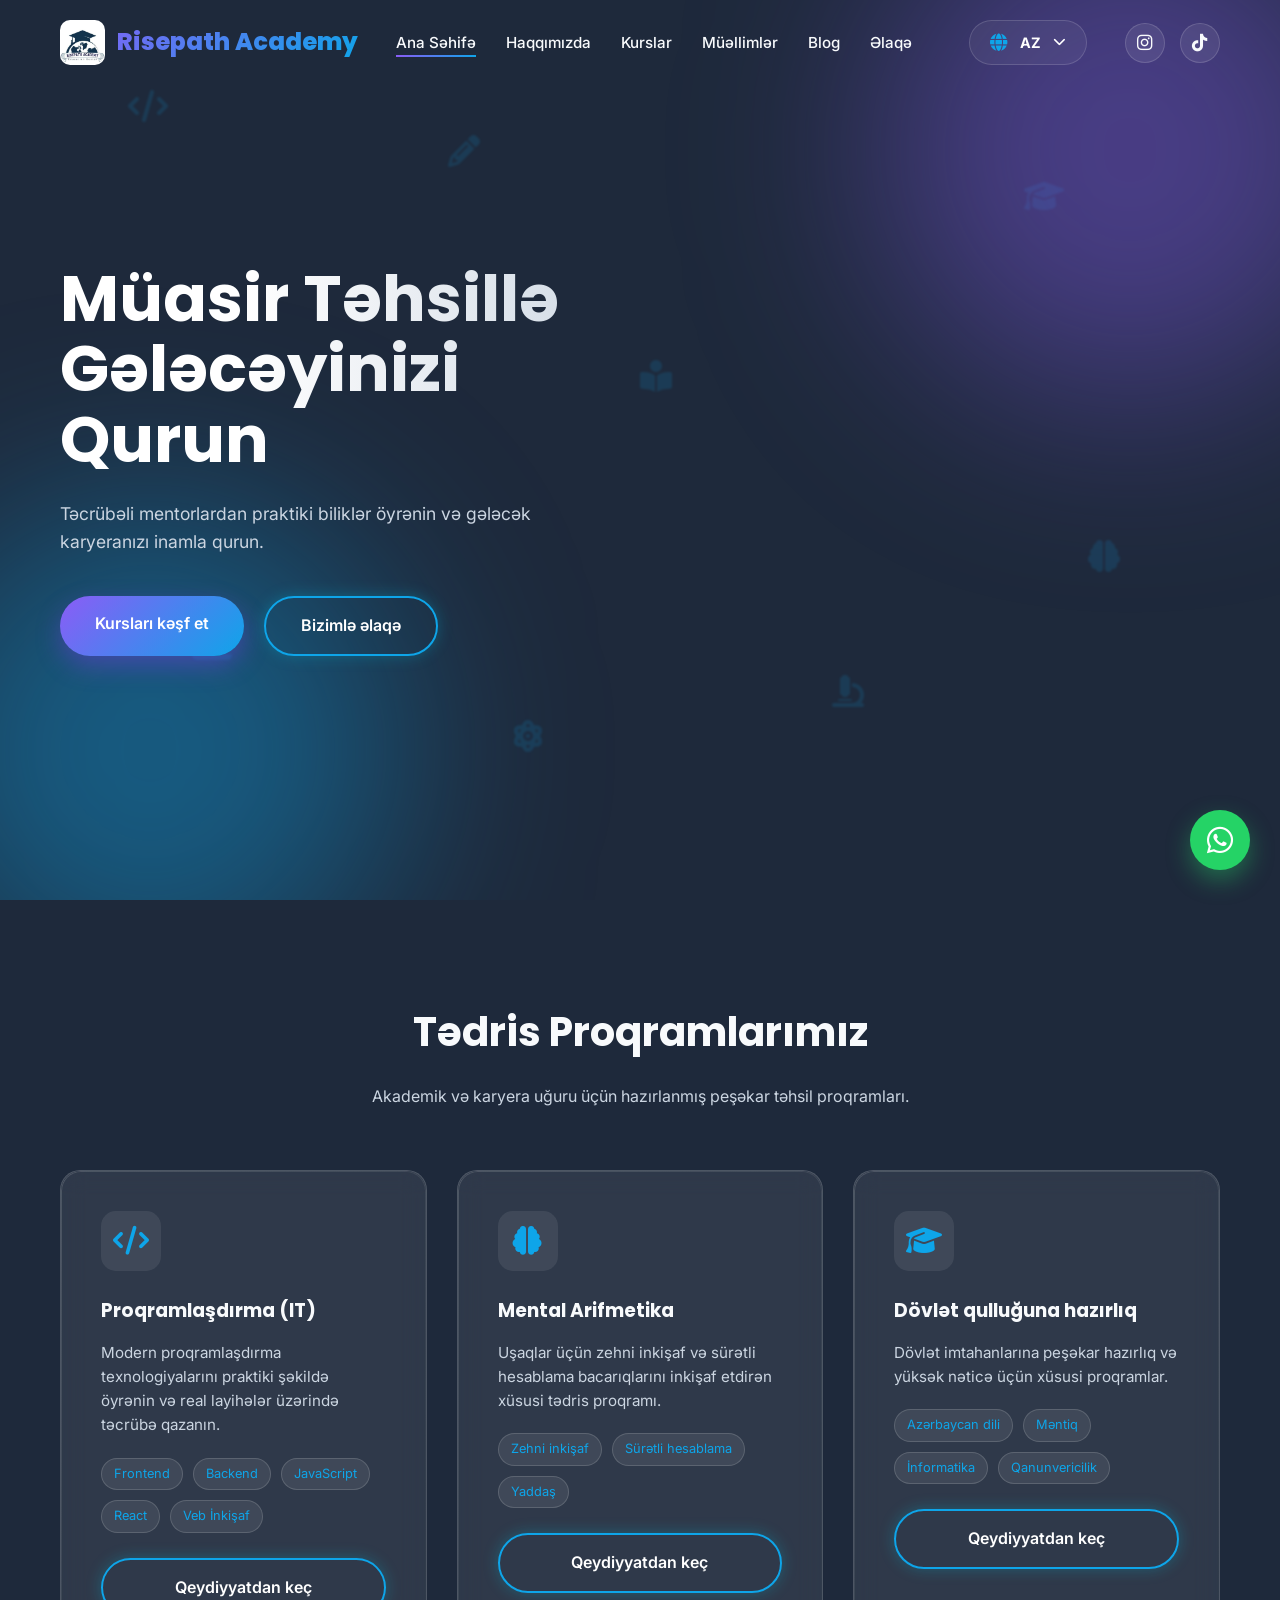
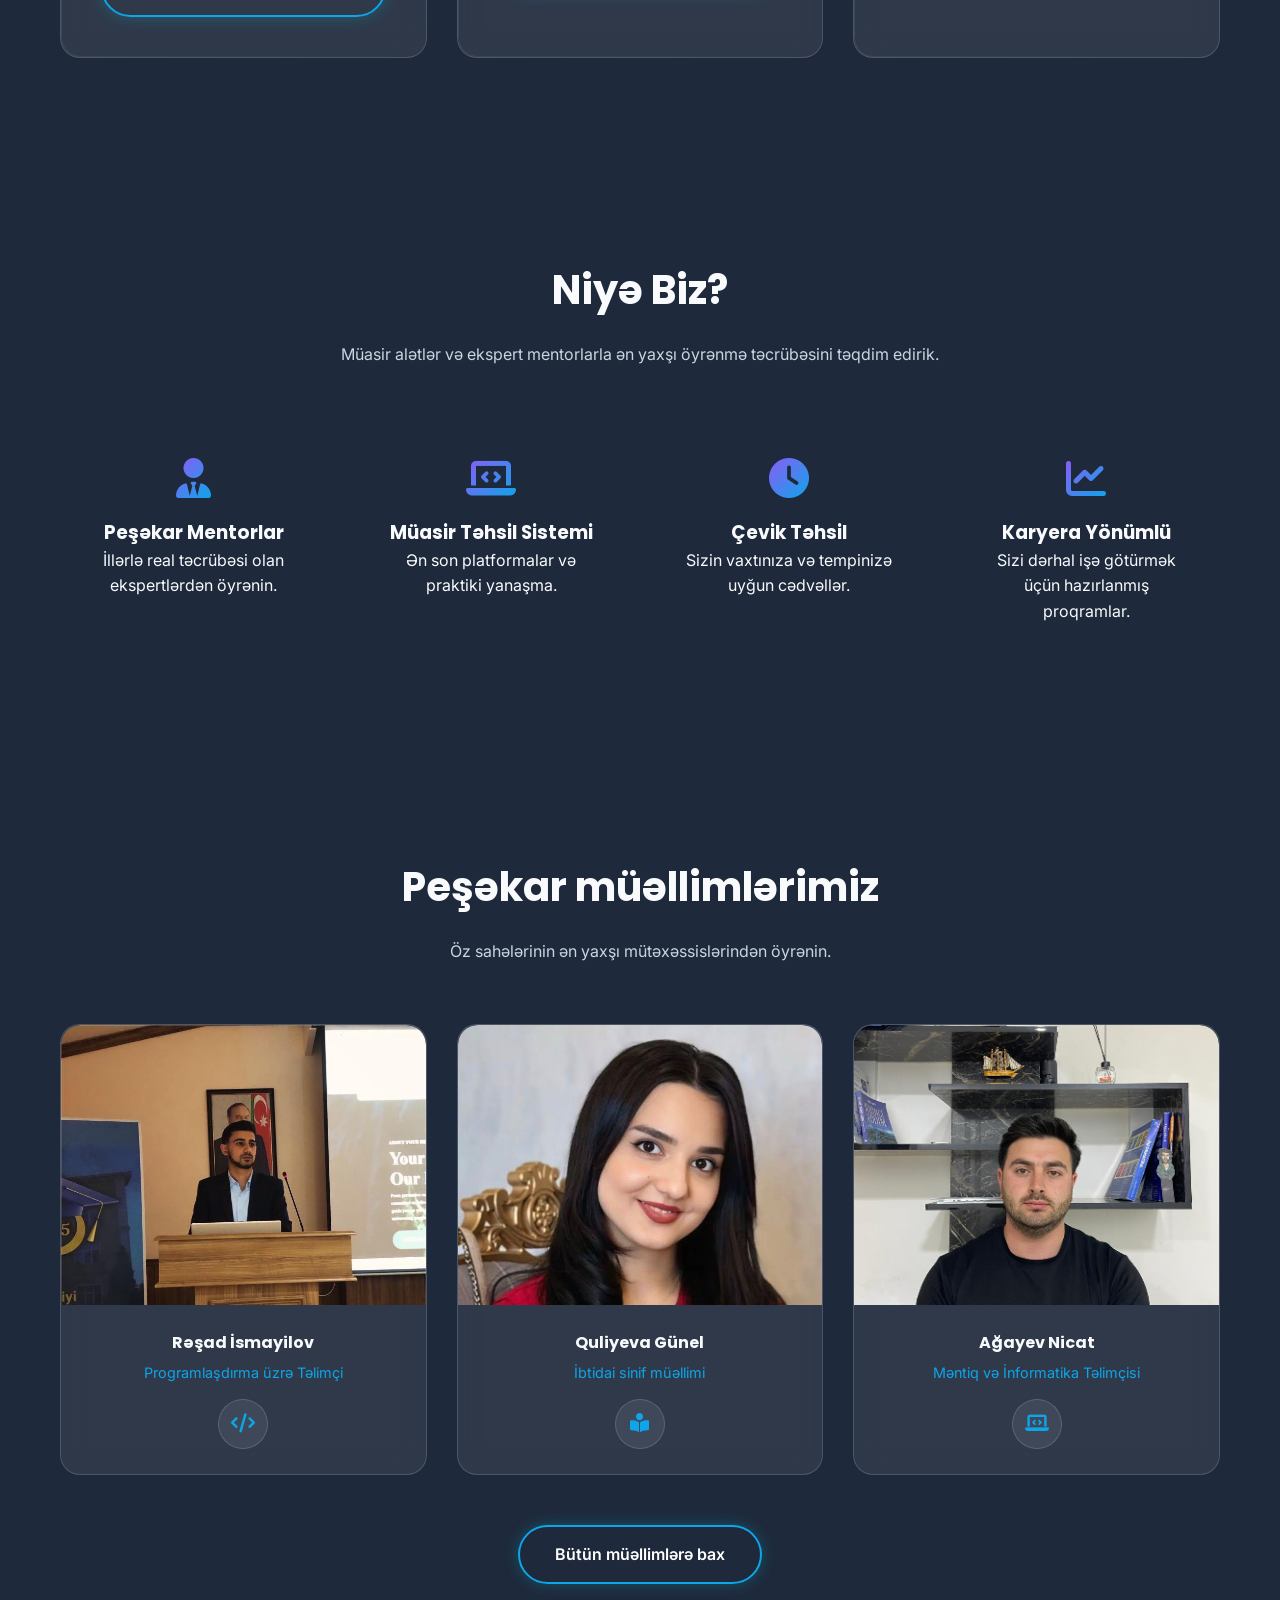
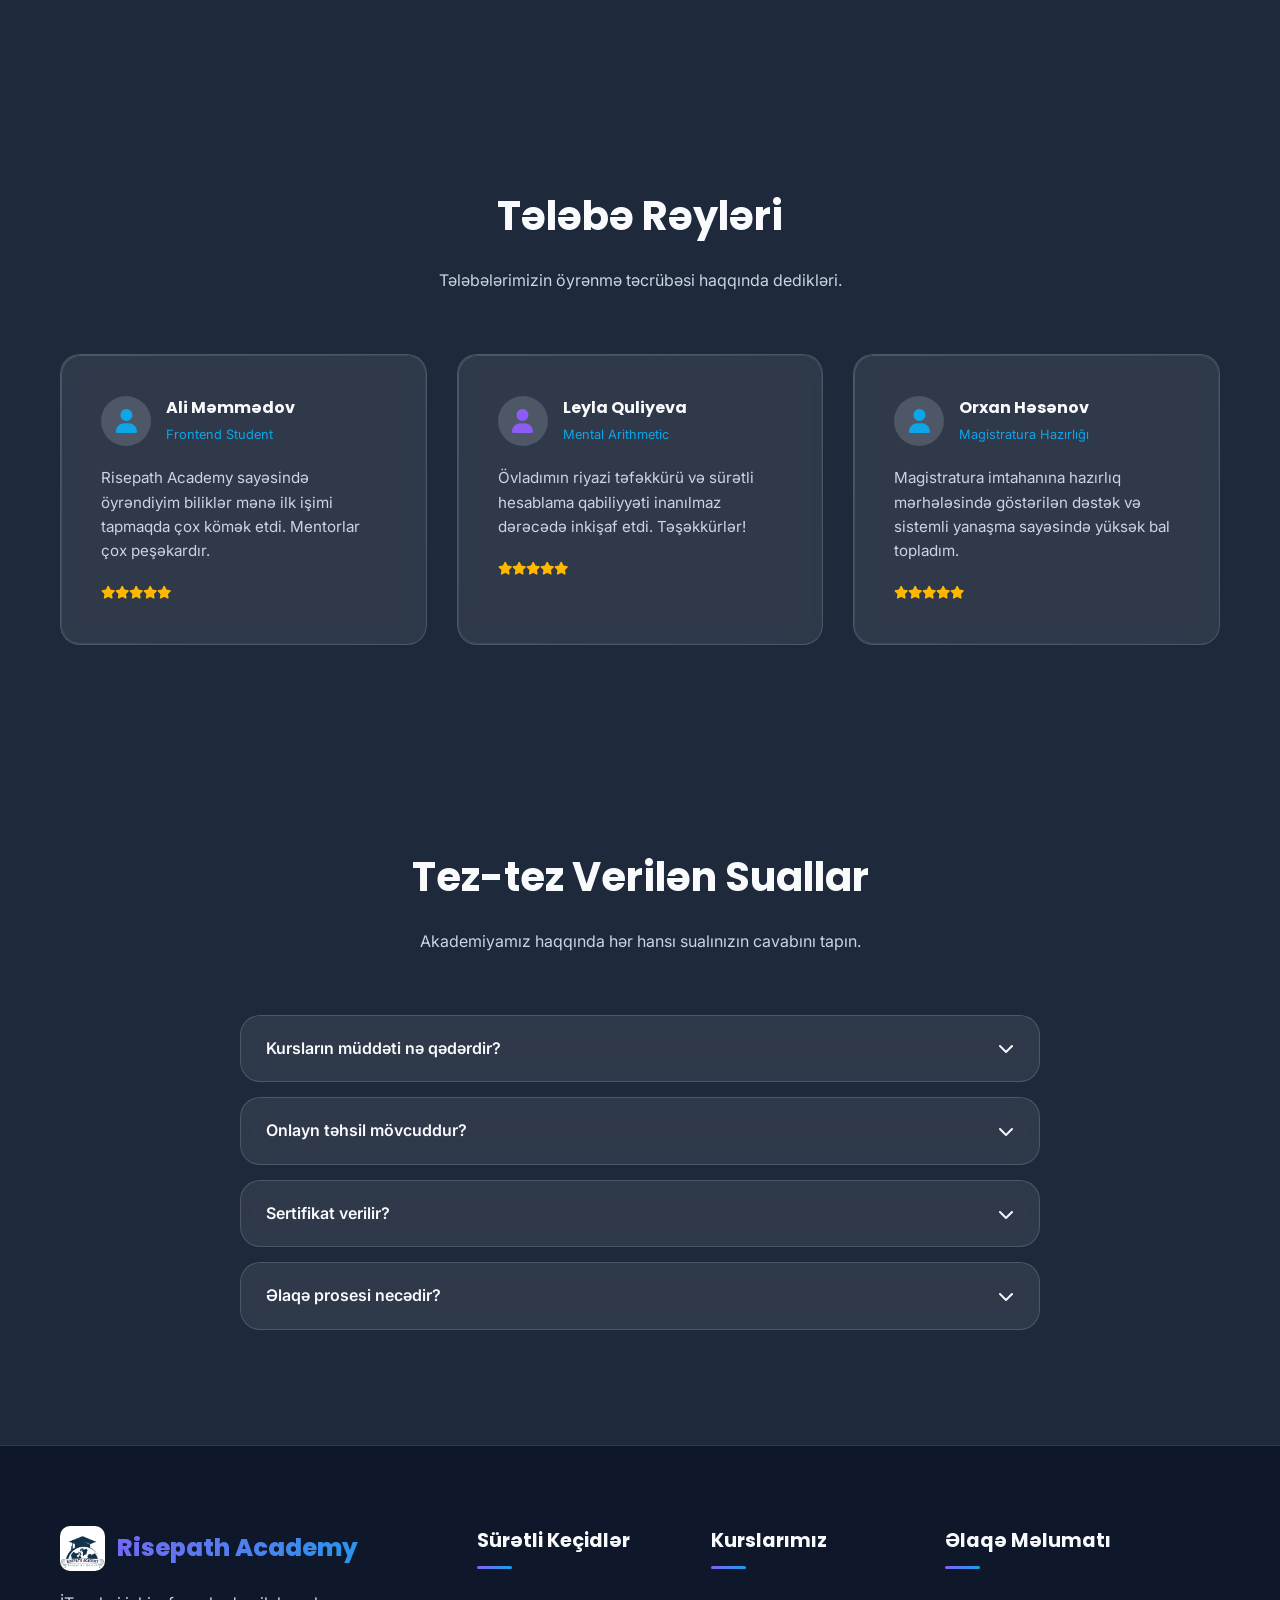
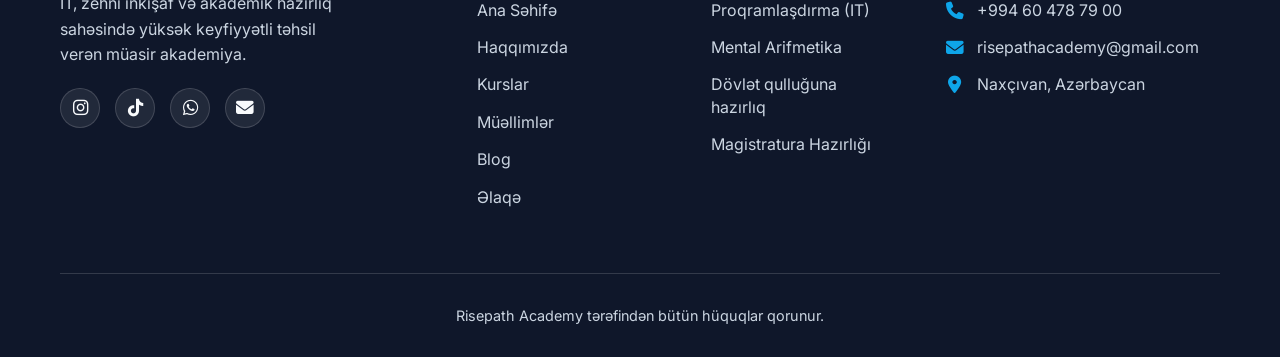
<file: index.html>
<!DOCTYPE html>
<html lang="az">

<head>
    <meta charset="UTF-8">
    <meta name="viewport" content="width=device-width, initial-scale=1.0">

    <!-- Primary Meta Tags -->
    <title>Risepath Academy | Modern Education for Your Future</title>
    <meta name="title" content="Risepath Academy | Modern Education for Your Future">
    <meta name="description"
        content="Risepath Academy offers modern education in programming, mental arithmetic, and exam preparation. Shape your future with us in Azerbaijan.">
    <meta name="keywords"
        content="Risepath Academy, proqramlaşdırma kursları, mental aritmetik, imtahan hazırlığı, xaricdə təhsil, proqramlaşdırma öyrən, modern təhsil, kurslar, təhsil mərkəzi, programming courses, education Azerbaijan, Bakı kurslar, Naxçıvan təhsil">
    <meta name="author" content="Risepath Academy">
    <meta name="robots" content="index, follow">
    <link rel="canonical" href="https://www.risepath.academy/">

    <!-- Open Graph / Facebook -->
    <meta property="og:type" content="website">
    <meta property="og:url" content="https://www.risepath.academy/">
    <meta property="og:title" content="Risepath Academy | Modern Education for Your Future">
    <meta property="og:description"
        content="Learn practical skills from experienced mentors at Risepath Academy. Programming, Mental Arithmetic, and more.">
    <meta property="og:image" content="https://www.risepath.academy/ccd.jpeg">
    <meta property="og:site_name" content="Risepath Academy">

    <!-- Twitter -->
    <meta property="twitter:card" content="summary_large_image">
    <meta property="twitter:url" content="https://www.risepath.academy/">
    <meta property="twitter:title" content="Risepath Academy | Modern Education for Your Future">
    <meta property="twitter:description"
        content="Learn practical skills from experienced mentors at Risepath Academy. Programming, Mental Arithmetic, and more.">
    <meta property="twitter:image" content="https://www.risepath.academy/ccd.jpeg">

    <!-- Fonts & Icons -->
    <link rel="stylesheet" href="https://cdnjs.cloudflare.com/ajax/libs/font-awesome/6.4.0/css/all.min.css">
    <link rel="icon" type="image/jpeg" href="ccd.jpeg">
    <link rel="shortcut icon" href="ccd.jpeg" type="image/x-icon">
    <link rel="apple-touch-icon" href="ccd.jpeg">
    <link rel="stylesheet" href="css/style.css">
</head>

<body>

    <!-- Navbar -->
    <nav class="navbar">
        <div class="container nav-container">
            <a href="index.html" class="logo">
                <div class="logo-img">
                    <img src="ccd.jpeg" alt="Risepath Academy Logo">
                </div>
                Risepath Academy
            </a>

            <ul class="nav-links">
                <li><a href="index.html" class="nav-link active" data-i18n="home">Home</a></li>
                <li><a href="about.html" class="nav-link" data-i18n="about">About</a></li>
                <li><a href="courses.html" class="nav-link" data-i18n="courses">Courses</a></li>
                <li><a href="teachers.html" class="nav-link" data-i18n="teachers">Teachers</a></li>
                <li><a href="blog.html" class="nav-link" data-i18n="blog">Blog</a></li>
                <li><a href="contact.html" class="nav-link" data-i18n="contact">Contact</a></li>
            </ul>

            <div class="lang-switcher">
                <div class="lang-custom-select">
                    <i class="fas fa-globe"></i>
                    <span id="selectedLangText">AZ</span>
                    <i class="fas fa-chevron-down"></i>
                </div>
                <div class="lang-dropdown">
                    <div class="lang-option" data-lang="az">AZ</div>
                    <div class="lang-option" data-lang="ru">RU</div>
                    <div class="lang-option" data-lang="en">EN</div>
                </div>
            </div>

            <div class="nav-socials">
                <a href="https://www.instagram.com/risepath_academy?igsh=MTR0bDc3bTNtcHFucg==" target="_blank"
                    class="social-icon">
                    <i class="fab fa-instagram"></i>
                </a>
                <a href="https://www.tiktok.com/@risepath.academy?_r=1&_t=ZS-96FZZbH7ZSy" target="_blank"
                    class="social-icon">
                    <i class="fab fa-tiktok"></i>
                </a>
            </div>

            <div class="menu-toggle">
                <span></span>
                <span></span>
                <span></span>
            </div>
        </div>
    </nav>

    <!-- WhatsApp Float -->
    <a href="https://wa.me/994604787900" class="whatsapp-float" target="_blank">
        <i class="fab fa-whatsapp"></i>
    </a>

    <!-- Hero Section -->
    <section class="hero">
        <div class="hero-bg-icons">
            <i class="fas fa-code floating-icon" style="top: 10%; left: 10%; animation-duration: 25s;"></i>
            <i class="fas fa-graduation-cap floating-icon" style="top: 20%; left: 80%; animation-duration: 30s;"></i>
            <i class="fas fa-laptop-code floating-icon" style="top: 70%; left: 15%; animation-duration: 20s;"></i>
            <i class="fas fa-brain floating-icon" style="top: 60%; left: 85%; animation-duration: 35s;"></i>
            <i class="fas fa-book-reader floating-icon" style="top: 40%; left: 50%; animation-duration: 28s;"></i>
            <i class="fas fa-atom floating-icon" style="top: 80%; left: 40%; animation-duration: 22s;"></i>
            <i class="fas fa-pencil-alt floating-icon" style="top: 15%; left: 35%; animation-duration: 32s;"></i>
            <i class="fas fa-microscope floating-icon" style="top: 75%; left: 65%; animation-duration: 26s;"></i>
        </div>
        <div class="blob blob-1"></div>
        <div class="blob blob-2"></div>
        <div class="container">
            <div class="hero-content reveal">
                <h1 data-i18n="hero_title">Shape Your Future With Modern Education</h1>
                <p data-i18n="hero_desc">Learn practical skills from experienced mentors and build your future career
                    with confidence.</p>
                <div class="hero-btns">
                    <a href="courses.html" class="btn btn-primary" data-i18n="explore_courses">Explore Courses</a>
                    <a href="contact.html" class="btn btn-outline" data-i18n="contact_us">Contact Us</a>
                </div>
            </div>
        </div>
    </section>

    <!-- Popular Courses -->
    <section class="courses">
        <div class="container">
            <div class="section-header reveal">
                <h2 data-i18n="courses_title">Our Educational Programs</h2>
                <p data-i18n="courses_subtitle">Professional education programs designed for academic and career
                    success.</p>
            </div>

            <div class="courses-grid">
                <!-- Programming -->
                <div class="course-card glass reveal">
                    <div class="course-icon">
                        <i class="fas fa-code"></i>
                    </div>
                    <h3 data-i18n="prog_title">Programming (IT)</h3>
                    <p data-i18n="prog_desc">Modern proqramlaşdırma texnologiyalarını praktiki şəkildə öyrənin və real
                        layihələr üzərində təcrübə qazanın.</p>
                    <div class="course-topics">
                        <span class="topic-tag" data-i18n="tag_frontend">Frontend</span>
                        <span class="topic-tag" data-i18n="tag_backend">Backend</span>
                        <span class="topic-tag" data-i18n="tag_js">JavaScript</span>
                        <span class="topic-tag" data-i18n="tag_react">React</span>
                        <span class="topic-tag" data-i18n="tag_web_dev">Veb İnkişaf</span>
                    </div>
                    <a href="https://wa.me/994604787900" target="_blank" class="btn btn-outline"
                        style="margin-top: 25px; width: 100%; text-align: center;" data-i18n="register_now">Register
                        Now</a>
                </div>

                <!-- Mental Arithmetic -->
                <div class="course-card glass reveal">
                    <div class="course-icon">
                        <i class="fas fa-brain"></i>
                    </div>
                    <h3 data-i18n="mental_title">Mental Arithmetic</h3>
                    <p data-i18n="mental_desc">Uşaqlar üçün zehni inkişaf və sürətli hesablama bacarıqlarını inkişaf
                        etdirən xüsusi tədris proqramı.</p>
                    <div class="course-topics">
                        <span class="topic-tag" data-i18n="tag_brain_dev">Brain development</span>
                        <span class="topic-tag" data-i18n="tag_fast_calc">Fast calculation</span>
                        <span class="topic-tag" data-i18n="tag_memory">Memory</span>
                    </div>
                    <a href="https://wa.me/994604787900" target="_blank" class="btn btn-outline"
                        style="margin-top: 25px; width: 100%; text-align: center;" data-i18n="register_now">Register
                        Now</a>
                </div>

                <!-- State Exam -->
                <div class="course-card glass reveal">
                    <div class="course-icon">
                        <i class="fas fa-graduation-cap"></i>
                    </div>
                    <h3 data-i18n="state_exam_title">State Exam Prep</h3>
                    <p data-i18n="state_exam_desc">Dövlət imtahanlarına peşəkar hazırlıq və yüksək nəticə üçün xüsusi
                        proqramlar.</p>
                    <div class="course-topics">
                        <span class="topic-tag" data-i18n="tag_az_lang">Azərbaycan dili</span>
                        <span class="topic-tag" data-i18n="tag_logic">Məntiq</span>
                        <span class="topic-tag" data-i18n="tag_informatics">İnformatika</span>
                        <span class="topic-tag" data-i18n="tag_law">Qanunvericilik</span>
                    </div>
                    <a href="https://wa.me/994604787900" target="_blank" class="btn btn-outline"
                        style="margin-top: 25px; width: 100%; text-align: center;" data-i18n="register_now">Register
                        Now</a>
                </div>
            </div>
        </div>
    </section>

    <!-- Popular Courses -->
    <section class="why-us">
        <div class="container">
            <div class="section-header reveal">
                <h2 data-i18n="why_title">Why Choose Us</h2>
                <p data-i18n="why_subtitle">We provide the best learning experience with modern tools and expert
                    mentors.</p>
            </div>

            <div class="features-grid">
                <div class="feature-item reveal">
                    <i class="fas fa-user-tie"></i>
                    <h3 data-i18n="mentor_title">Professional Mentors</h3>
                    <p data-i18n="mentor_desc">Learn from experts with years of real-world experience.</p>
                </div>
                <div class="feature-item reveal">
                    <i class="fas fa-laptop-code"></i>
                    <h3 data-i18n="modern_sys_title">Modern Learning System</h3>
                    <p data-i18n="modern_sys_desc">State-of-the-art platforms and practical approach.</p>
                </div>
                <div class="feature-item reveal">
                    <i class="fas fa-clock"></i>
                    <h3 data-i18n="flexible_title">Flexible Education</h3>
                    <p data-i18n="flexible_desc">Schedules that fit your busy life and pace.</p>
                </div>
                <div class="feature-item reveal">
                    <i class="fas fa-chart-line"></i>
                    <h3 data-i18n="career_title">Career-Oriented</h3>
                    <p data-i18n="career_desc">Programs designed to get you hired immediately.</p>
                </div>
            </div>
        </div>
    </section>

    <!-- Teachers Preview -->
    <section class="teachers-preview">
        <div class="container">
            <div class="section-header reveal">
                <h2 data-i18n="teachers_title">Our Expert Mentors</h2>
                <p data-i18n="teachers_subtitle">Learn from the best professionals in their fields.</p>
            </div>
            <div class="teachers-grid">
                <div class="teacher-card glass reveal">
                    <div class="teacher-img">
                        <img src="resad.jpeg" alt="Rəşad İsmayilov">
                    </div>
                    <div class="teacher-info">
                        <h4>Rəşad İsmayilov</h4>
                        <span data-i18n="prog_teacher">Programlaşdırma üzrə Təlimçi</span>
                        <div class="teacher-subject-icon">
                            <i class="fas fa-code"></i>
                        </div>
                    </div>
                </div>
                <div class="teacher-card glass reveal">
                    <div class="teacher-img">
                        <img src="gn.jpeg" alt="Quliyeva Günel">
                    </div>
                    <div class="teacher-info">
                        <h4>Quliyeva Günel</h4>
                        <span data-i18n="primary_teacher">İbtidai sinif müəllimi</span>
                        <div class="teacher-subject-icon">
                            <i class="fas fa-book-reader"></i>
                        </div>
                    </div>
                </div>
                <div class="teacher-card glass reveal">
                    <div class="teacher-img">
                        <img src="nic.png" alt="Ağayev Nicat">
                    </div>
                    <div class="teacher-info">
                        <h4>Ağayev Nicat</h4>
                        <span data-i18n="logic_teacher">Məntiq və İnformatika Təlimçisi</span>
                        <div class="teacher-subject-icon">
                            <i class="fas fa-laptop-code"></i>
                        </div>
                    </div>
                </div>
            </div>
            <div style="text-align: center; margin-top: 50px;" class="reveal">
                <a href="teachers.html" class="btn btn-outline" data-i18n="view_all">View All Teachers</a>
            </div>
        </div>
    </section>

    <!-- Student Reviews -->
    <section class="reviews">
        <div class="container">
            <div class="section-header reveal">
                <h2 data-i18n="reviews_title">Student Reviews</h2>
                <p data-i18n="reviews_subtitle">What our students say about their learning experience.</p>
            </div>

            <div class="courses-grid">
                <div class="course-card glass reveal">
                    <div style="display: flex; gap: 15px; margin-bottom: 20px; align-items: center;">
                        <div
                            style="width: 50px; height: 50px; background: var(--card-border); border-radius: 50%; display: flex; align-items: center; justify-content: center; color: var(--secondary); font-size: 1.5rem;">
                            <i class="fas fa-user"></i>
                        </div>
                        <div>
                            <h4 style="margin: 0;">Ali Məmmədov</h4>
                            <span style="font-size: 0.8rem; color: var(--secondary);">Frontend Student</span>
                        </div>
                    </div>
                    <p data-i18n="review_1">"Risepath Academy sayəsində öyrəndiyim biliklər mənə ilk işimi tapmaqda çox
                        kömək etdi. Mentorlar çox peşəkardır."</p>
                    <div style="color: #ffb800; font-size: 0.8rem;">
                        <i class="fas fa-star"></i><i class="fas fa-star"></i><i class="fas fa-star"></i><i
                            class="fas fa-star"></i><i class="fas fa-star"></i>
                    </div>
                </div>

                <div class="course-card glass reveal">
                    <div style="display: flex; gap: 15px; margin-bottom: 20px; align-items: center;">
                        <div
                            style="width: 50px; height: 50px; background: var(--card-border); border-radius: 50%; display: flex; align-items: center; justify-content: center; color: var(--primary); font-size: 1.5rem;">
                            <i class="fas fa-user"></i>
                        </div>
                        <div>
                            <h4 style="margin: 0;">Leyla Quliyeva</h4>
                            <span style="font-size: 0.8rem; color: var(--secondary);">Mental Arithmetic</span>
                        </div>
                    </div>
                    <p data-i18n="review_2">"Övladımın riyazi təfəkkürü və sürətli hesablama qabiliyyəti inanılmaz
                        dərəcədə inkişaf etdi. Təşəkkürlər!"</p>
                    <div style="color: #ffb800; font-size: 0.8rem;">
                        <i class="fas fa-star"></i><i class="fas fa-star"></i><i class="fas fa-star"></i><i
                            class="fas fa-star"></i><i class="fas fa-star"></i>
                    </div>
                </div>

                <div class="course-card glass reveal">
                    <div style="display: flex; gap: 15px; margin-bottom: 20px; align-items: center;">
                        <div
                            style="width: 50px; height: 50px; background: var(--card-border); border-radius: 50%; display: flex; align-items: center; justify-content: center; color: var(--secondary); font-size: 1.5rem;">
                            <i class="fas fa-user"></i>
                        </div>
                        <div>
                            <h4 style="margin: 0;">Orxan Həsənov</h4>
                            <span style="font-size: 0.8rem; color: var(--secondary);">Magistratura Hazırlığı</span>
                        </div>
                    </div>
                    <p data-i18n="review_3">"Magistratura imtahanına hazırlıq mərhələsində göstərilən dəstək və sistemli
                        yanaşma sayəsində yüksək bal topladım."</p>
                    <div style="color: #ffb800; font-size: 0.8rem;">
                        <i class="fas fa-star"></i><i class="fas fa-star"></i><i class="fas fa-star"></i><i
                            class="fas fa-star"></i><i class="fas fa-star"></i>
                    </div>
                </div>
            </div>
        </div>
    </section>

    <!-- FAQ Section -->
    <section class="faq">
        <div class="container">
            <div class="section-header reveal">
                <h2 data-i18n="faq_title">Frequently Asked Questions</h2>
                <p data-i18n="faq_subtitle">Find answers to the most common questions about our academy.</p>
            </div>

            <div class="faq-container reveal">
                <div class="faq-item glass">
                    <div class="faq-question">
                        <span data-i18n="q1">Courses duration?</span>
                        <i class="fas fa-chevron-down"></i>
                    </div>
                    <div class="faq-answer">
                        <p data-i18n="a1">The duration of our courses varies depending on the program, ranging from 3 to
                            12 months.</p>
                    </div>
                </div>
                <div class="faq-item glass">
                    <div class="faq-question">
                        <span data-i18n="q2">Online education available?</span>
                        <i class="fas fa-chevron-down"></i>
                    </div>
                    <div class="faq-answer">
                        <p data-i18n="a2">Yes, we offer both on-site and fully online education options for most of our
                            programs.</p>
                    </div>
                </div>
                <div class="faq-item glass">
                    <div class="faq-question">
                        <span data-i18n="q3">Certificate provided?</span>
                        <i class="fas fa-chevron-down"></i>
                    </div>
                    <div class="faq-answer">
                        <p data-i18n="a3">Upon successful completion of any course, students receive an official
                            Risepath Academy certificate.</p>
                    </div>
                </div>
                <div class="faq-item glass">
                    <div class="faq-question">
                        <span data-i18n="q4">Contact process?</span>
                        <i class="fas fa-chevron-down"></i>
                    </div>
                    <div class="faq-answer">
                        <p data-i18n="a4">You can contact us via our website form, WhatsApp, or visit our office
                            directly.</p>
                    </div>
                </div>
            </div>
        </div>
    </section>

    <!-- Footer -->
    <footer>
        <div class="container">
            <div class="footer-grid">
                <div class="footer-about">
                    <a href="index.html" class="logo">
                        <div class="logo-img">
                            <img src="ccd.jpeg" alt="Risepath Academy Logo">
                        </div>
                        Risepath Academy
                    </a>
                    <p data-i18n="footer_desc">Modern academy providing high-quality education in IT, mental
                        development, and academic preparation.</p>
                    <div class="nav-socials">
                        <a href="https://www.instagram.com/risepath_academy?igsh=MTR0bDc3bTNtcHFucg=="
                            class="social-icon"><i class="fab fa-instagram"></i></a>
                        <a href="https://www.tiktok.com/@risepath.academy?_r=1&_t=ZS-96FZZbH7ZSy" class="social-icon"><i
                                class="fab fa-tiktok"></i></a>
                        <a href="https://wa.me/994604787900" class="social-icon"><i class="fab fa-whatsapp"></i></a>
                        <a href="mailto:risepathacademy@gmail.com" class="social-icon"><i
                                class="fas fa-envelope"></i></a>
                    </div>
                </div>

                <div class="footer-links">
                    <h4 class="footer-title" data-i18n="quick_links">Quick Links</h4>
                    <ul>
                        <li><a href="index.html" data-i18n="home">Home</a></li>
                        <li><a href="about.html" data-i18n="about">About</a></li>
                        <li><a href="courses.html" data-i18n="courses">Courses</a></li>
                        <li><a href="teachers.html" data-i18n="teachers">Teachers</a></li>
                        <li><a href="blog.html" data-i18n="blog">Blog</a></li>
                        <li><a href="contact.html" data-i18n="contact">Contact</a></li>
                    </ul>
                </div>

                <div class="footer-links">
                    <h4 class="footer-title" data-i18n="our_courses">Our Courses</h4>
                    <ul>
                        <li><a href="courses.html" data-i18n="prog_title">Programming</a></li>
                        <li><a href="courses.html" data-i18n="mental_title">Mental Arithmetic</a></li>
                        <li><a href="courses.html" data-i18n="state_exam_title">State Exam Prep</a></li>
                        <li><a href="courses.html" data-i18n="master_title">Master's Degree</a></li>
                    </ul>
                </div>

                <div class="footer-links">
                    <h4 class="footer-title" data-i18n="contact_info">Contact Info</h4>
                    <ul>
                        <li><i class="fas fa-phone"></i> +994 60 478 79 00</li>
                        <li><i class="fas fa-envelope"></i> risepathacademy@gmail.com</li>
                        <li><i class="fas fa-map-marker-alt"></i> <span data-i18n="baku_az">Naxçıvan, Azərbaycan</span>
                        </li>
                    </ul>
                </div>
            </div>

            <div class="footer-bottom">
                <p data-i18n="all_rights">&copy; 2026 Risepath Academy. All rights reserved.</p>
            </div>
        </div>
    </footer>

    <script src="js/translations.js"></script>
    <script src="js/main.js"></script>
</body>

</html>
</file>
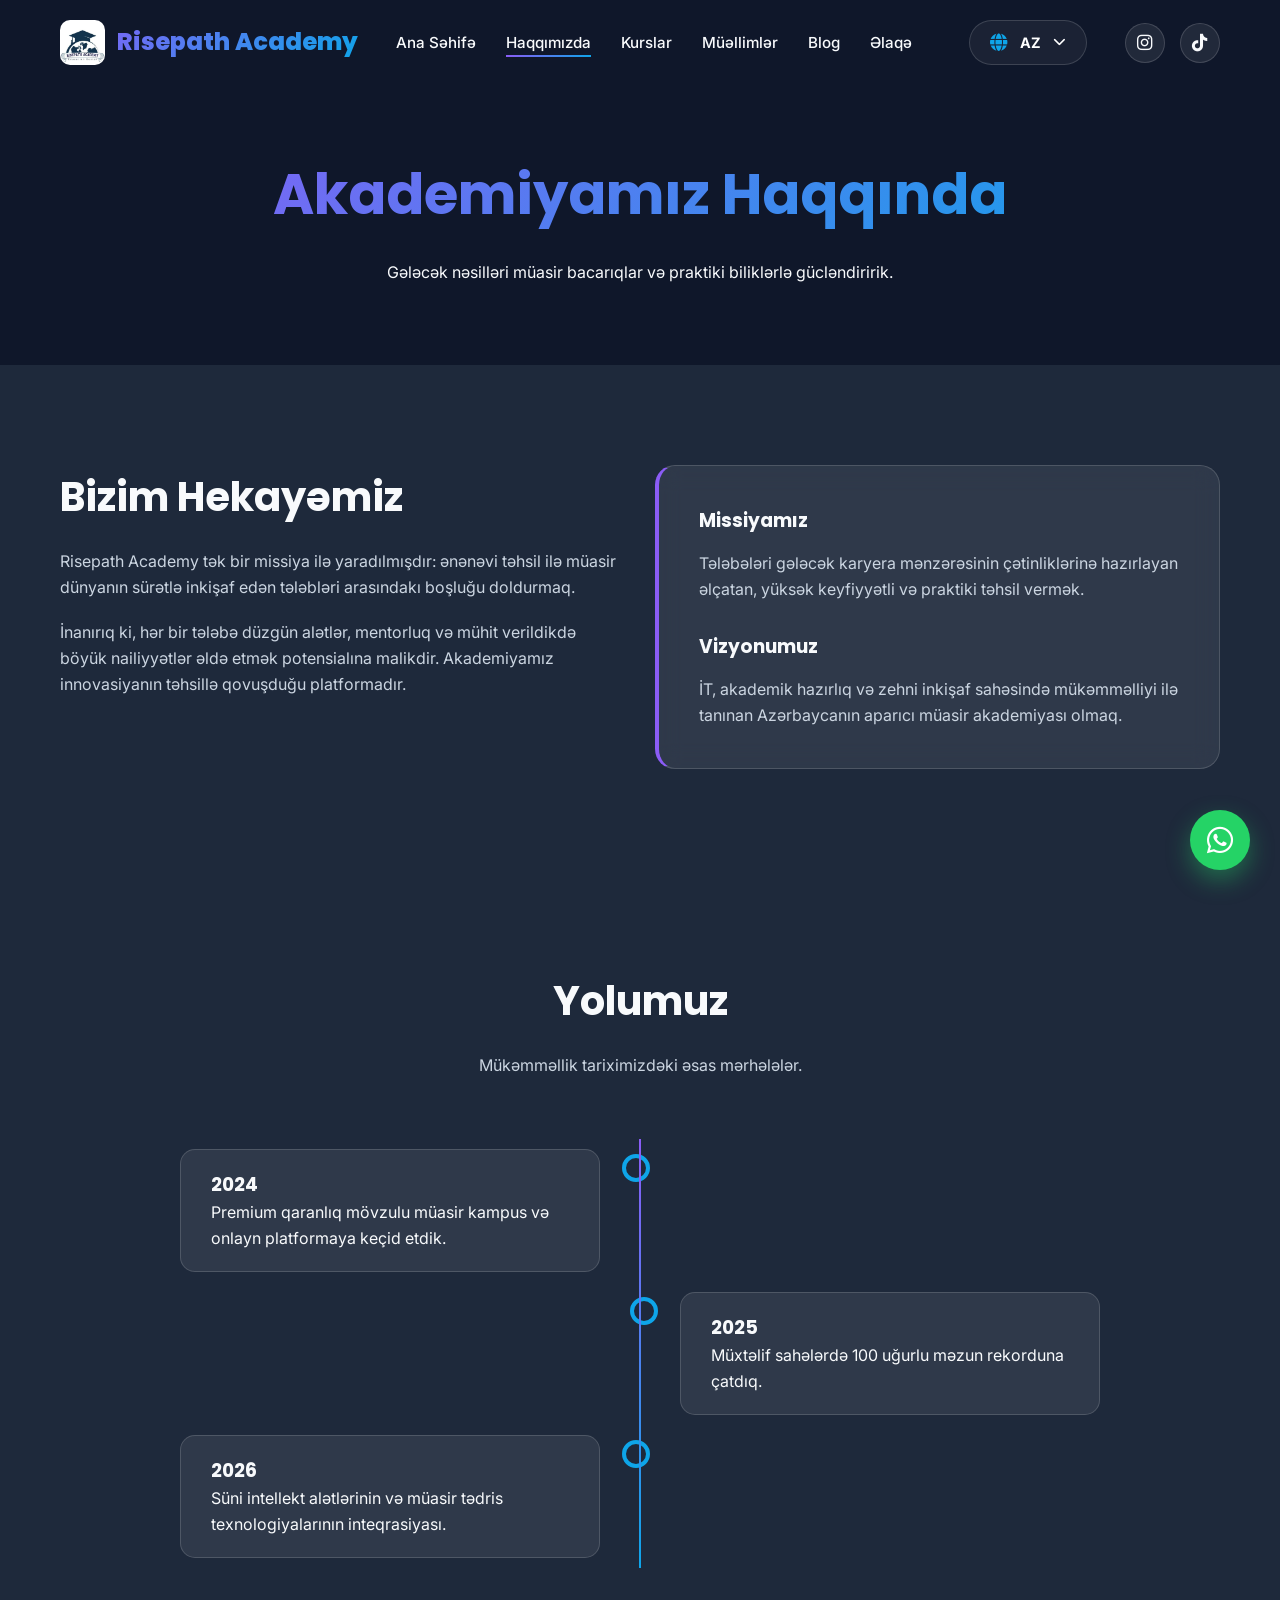
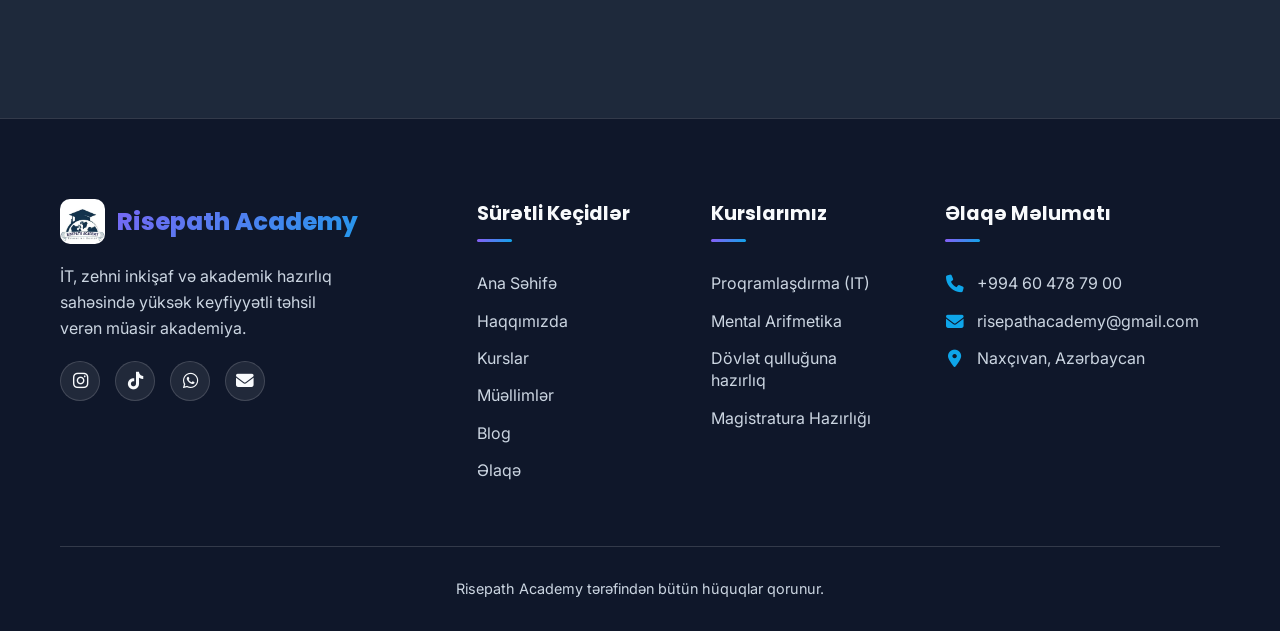
<file: about.html>
<!DOCTYPE html>
<html lang="az">
<head>
    <meta charset="UTF-8">
    <meta name="viewport" content="width=device-width, initial-scale=1.0">
    <title>Haqqımızda | Risepath Academy</title>
    <meta name="description" content="Risepath Academy haqqında daha çox məlumat əldə edin. Bizim missiyamız modern təhsil metodları ilə gələcəyin mütəxəssislərini yetişdirməkdir.">
    <meta name="keywords" content="Risepath Academy, haqqımızda, təhsil missiyası, modern tədris, proqramlaşdırma kursları">
    <meta name="author" content="Risepath Academy">
    <meta name="robots" content="index, follow">
    <link rel="canonical" href="https://www.risepath.academy/about.html">

    <!-- Open Graph / Facebook -->
    <meta property="og:type" content="website">
    <meta property="og:url" content="https://www.risepath.academy/about.html">
    <meta property="og:title" content="Haqqımızda | Risepath Academy">
    <meta property="og:description" content="Bizim missiyamız modern təhsil metodları ilə gələcəyin mütəxəssislərini yetişdirməkdir.">
    <meta property="og:image" content="https://www.risepath.academy/ccd.jpeg">

    <!-- Twitter -->
    <meta property="twitter:card" content="summary_large_image">
    <meta property="twitter:url" content="https://www.risepath.academy/about.html">
    <meta property="twitter:title" content="Haqqımızda | Risepath Academy">
    <meta property="twitter:description" content="Bizim missiyamız modern təhsil metodları ilə gələcəyin mütəxəssislərini yetişdirməkdir.">
    <meta property="twitter:image" content="https://www.risepath.academy/ccd.jpeg">
    <link rel="stylesheet" href="https://cdnjs.cloudflare.com/ajax/libs/font-awesome/6.4.0/css/all.min.css">
    <link rel="icon" type="image/jpeg" href="ccd.jpeg">
    <link rel="shortcut icon" href="ccd.jpeg" type="image/x-icon">
    <link rel="apple-touch-icon" href="ccd.jpeg">
    <link rel="stylesheet" href="css/style.css">
</head>
<body>

    <!-- Navbar -->
    <nav class="navbar scrolled">
        <div class="container nav-container">
            <a href="index.html" class="logo">
                <div class="logo-img">
                    <img src="ccd.jpeg" alt="Risepath Academy Logo">
                </div>
                Risepath Academy
            </a>
            
            <ul class="nav-links">
                <li><a href="index.html" class="nav-link" data-i18n="home">Home</a></li>
                <li><a href="about.html" class="nav-link active" data-i18n="about">About</a></li>
                <li><a href="courses.html" class="nav-link" data-i18n="courses">Courses</a></li>
                <li><a href="teachers.html" class="nav-link" data-i18n="teachers">Teachers</a></li>
                <li><a href="blog.html" class="nav-link" data-i18n="blog">Blog</a></li>
                <li><a href="contact.html" class="nav-link" data-i18n="contact">Contact</a></li>
            </ul>

            <div class="lang-switcher">
                <div class="lang-custom-select">
                    <i class="fas fa-globe"></i>
                    <span id="selectedLangText">AZ</span>
                    <i class="fas fa-chevron-down"></i>
                </div>
                <div class="lang-dropdown">
                    <div class="lang-option" data-lang="az">AZ</div>
                    <div class="lang-option" data-lang="ru">RU</div>
                    <div class="lang-option" data-lang="en">EN</div>
                </div>
            </div>

            <div class="nav-socials">
                <a href="https://www.instagram.com/risepath_academy?igsh=MTR0bDc3bTNtcHFucg==" target="_blank" class="social-icon"><i class="fab fa-instagram"></i></a>
                <a href="https://www.tiktok.com/@risepath.academy?_r=1&_t=ZS-96FZZbH7ZSy" target="_blank" class="social-icon"><i class="fab fa-tiktok"></i></a>
            </div>

            <div class="menu-toggle">
                <span></span>
                <span></span>
                <span></span>
            </div>
        </div>
    </nav>

    <!-- Page Header -->
    <header class="page-header">
        <div class="container reveal">
            <h1 data-i18n="about_page_title">About Our Academy</h1>
            <p data-i18n="about_page_desc">Empowering the next generation with modern skills and practical knowledge.</p>
        </div>
    </header>

    <!-- Academy Story -->
    <section class="story">
        <div class="container">
            <div class="courses-grid">
                <div class="reveal">
                    <h2 style="font-size: 2.5rem; margin-bottom: 20px;" data-i18n="our_story_title">Our Story</h2>
                    <p style="color: var(--text-muted); margin-bottom: 20px;" data-i18n="our_story_1">Risepath Academy was founded with a single mission: to bridge the gap between traditional education and the rapidly evolving demands of the modern world.</p>
                    <p style="color: var(--text-muted);" data-i18n="our_story_2">We believe that every student has the potential to achieve greatness if given the right tools, mentorship, and environment. Our academy provides a platform where innovation meets education.</p>
                </div>
                <div class="glass reveal" style="padding: 40px; border-left: 4px solid var(--primary);">
                    <h3 style="margin-bottom: 15px;" data-i18n="mission_title">Our Mission</h3>
                    <p style="color: var(--text-muted); margin-bottom: 30px;" data-i18n="mission_desc">To provide accessible, high-quality, and practical education that prepares students for the challenges of the future career landscape.</p>
                    
                    <h3 style="margin-bottom: 15px;" data-i18n="vision_title">Our Vision</h3>
                    <p style="color: var(--text-muted);" data-i18n="vision_desc">To become the leading modern academy in Azerbaijan, known for excellence in IT, academic preparation, and mental development.</p>
                </div>
            </div>
        </div>
    </section>

    <!-- Timeline -->
    <section class="timeline-section">
        <div class="container">
            <div class="section-header reveal">
                <h2 data-i18n="journey_title">Our Journey</h2>
                <p data-i18n="journey_subtitle">Key milestones in our history of excellence.</p>
            </div>
            
            <div class="timeline">
                <div class="timeline-item left reveal">
                    <div class="timeline-content">
                        <h3>2024</h3>
                        <p data-i18n="timeline_2024">Upgraded to a premium dark-themed modern campus and online platform.</p>
                    </div>
                </div>
                <div class="timeline-item right reveal">
                    <div class="timeline-content">
                        <h3>2025</h3>
                        <p data-i18n="timeline_2025">Reached a milestone of 100 successful graduates in various fields.</p>
                    </div>
                </div>
                <div class="timeline-item left reveal">
                    <div class="timeline-content">
                        <h3>2026</h3>
                        <p data-i18n="timeline_2026">Integration of advanced AI tools and modern learning technologies.</p>
                    </div>
                </div>
            </div>
        </div>
    </section>

    <!-- Footer -->
    <footer>
        <div class="container">
            <div class="footer-grid">
                <div class="footer-about">
                    <a href="index.html" class="logo">
                        <div class="logo-img">
                            <img src="ccd.jpeg" alt="Risepath Academy Logo">
                        </div>
                        Risepath Academy
                    </a>
                    <p data-i18n="footer_desc">Modern academy providing high-quality education in IT, mental development, and academic preparation.</p>
                    <div class="nav-socials">
                        <a href="https://www.instagram.com/risepath_academy?igsh=MTR0bDc3bTNtcHFucg==" class="social-icon"><i class="fab fa-instagram"></i></a>
                        <a href="https://www.tiktok.com/@risepath.academy?_r=1&_t=ZS-96FZZbH7ZSy" class="social-icon"><i class="fab fa-tiktok"></i></a>
                        <a href="https://wa.me/994604787900" class="social-icon"><i class="fab fa-whatsapp"></i></a>
                        <a href="mailto:risepathacademy@gmail.com" class="social-icon"><i class="fas fa-envelope"></i></a>
                    </div>
                </div>
                <div class="footer-links">
                    <h4 class="footer-title" data-i18n="quick_links">Quick Links</h4>
                    <ul>
                        <li><a href="index.html" data-i18n="home">Home</a></li>
                        <li><a href="about.html" data-i18n="about">About</a></li>
                        <li><a href="courses.html" data-i18n="courses">Courses</a></li>
                        <li><a href="teachers.html" data-i18n="teachers">Teachers</a></li>
                        <li><a href="blog.html" data-i18n="blog">Blog</a></li>
                        <li><a href="contact.html" data-i18n="contact">Contact</a></li>
                    </ul>
                </div>
                <div class="footer-links">
                    <h4 class="footer-title" data-i18n="our_courses">Our Courses</h4>
                    <ul>
                        <li><a href="courses.html" data-i18n="prog_title">Programming</a></li>
                        <li><a href="courses.html" data-i18n="mental_title">Mental Arithmetic</a></li>
                        <li><a href="courses.html" data-i18n="state_exam_title">State Exam Prep</a></li>
                        <li><a href="courses.html" data-i18n="master_title">Master's Degree</a></li>
                    </ul>
                </div>
                <div class="footer-links">
                    <h4 class="footer-title" data-i18n="contact_info">Contact Info</h4>
                    <ul>
                        <li><i class="fas fa-phone"></i> +994 60 478 79 00</li>
                        <li><i class="fas fa-envelope"></i> risepathacademy@gmail.com</li>
                        <li><i class="fas fa-map-marker-alt"></i> <span data-i18n="baku_az">Naxçıvan, Azərbaycan</span></li>
                    </ul>
                </div>
            </div>
            <div class="footer-bottom">
                <p data-i18n="all_rights">&copy; 2026 Risepath Academy. All rights reserved.</p>
            </div>
        </div>
    </footer>

    <a href="https://wa.me/994604787900" class="whatsapp-float" target="_blank"><i class="fab fa-whatsapp"></i></a>
    <script src="js/translations.js"></script>
    <script src="js/main.js"></script>
</body>
</html>
</file>
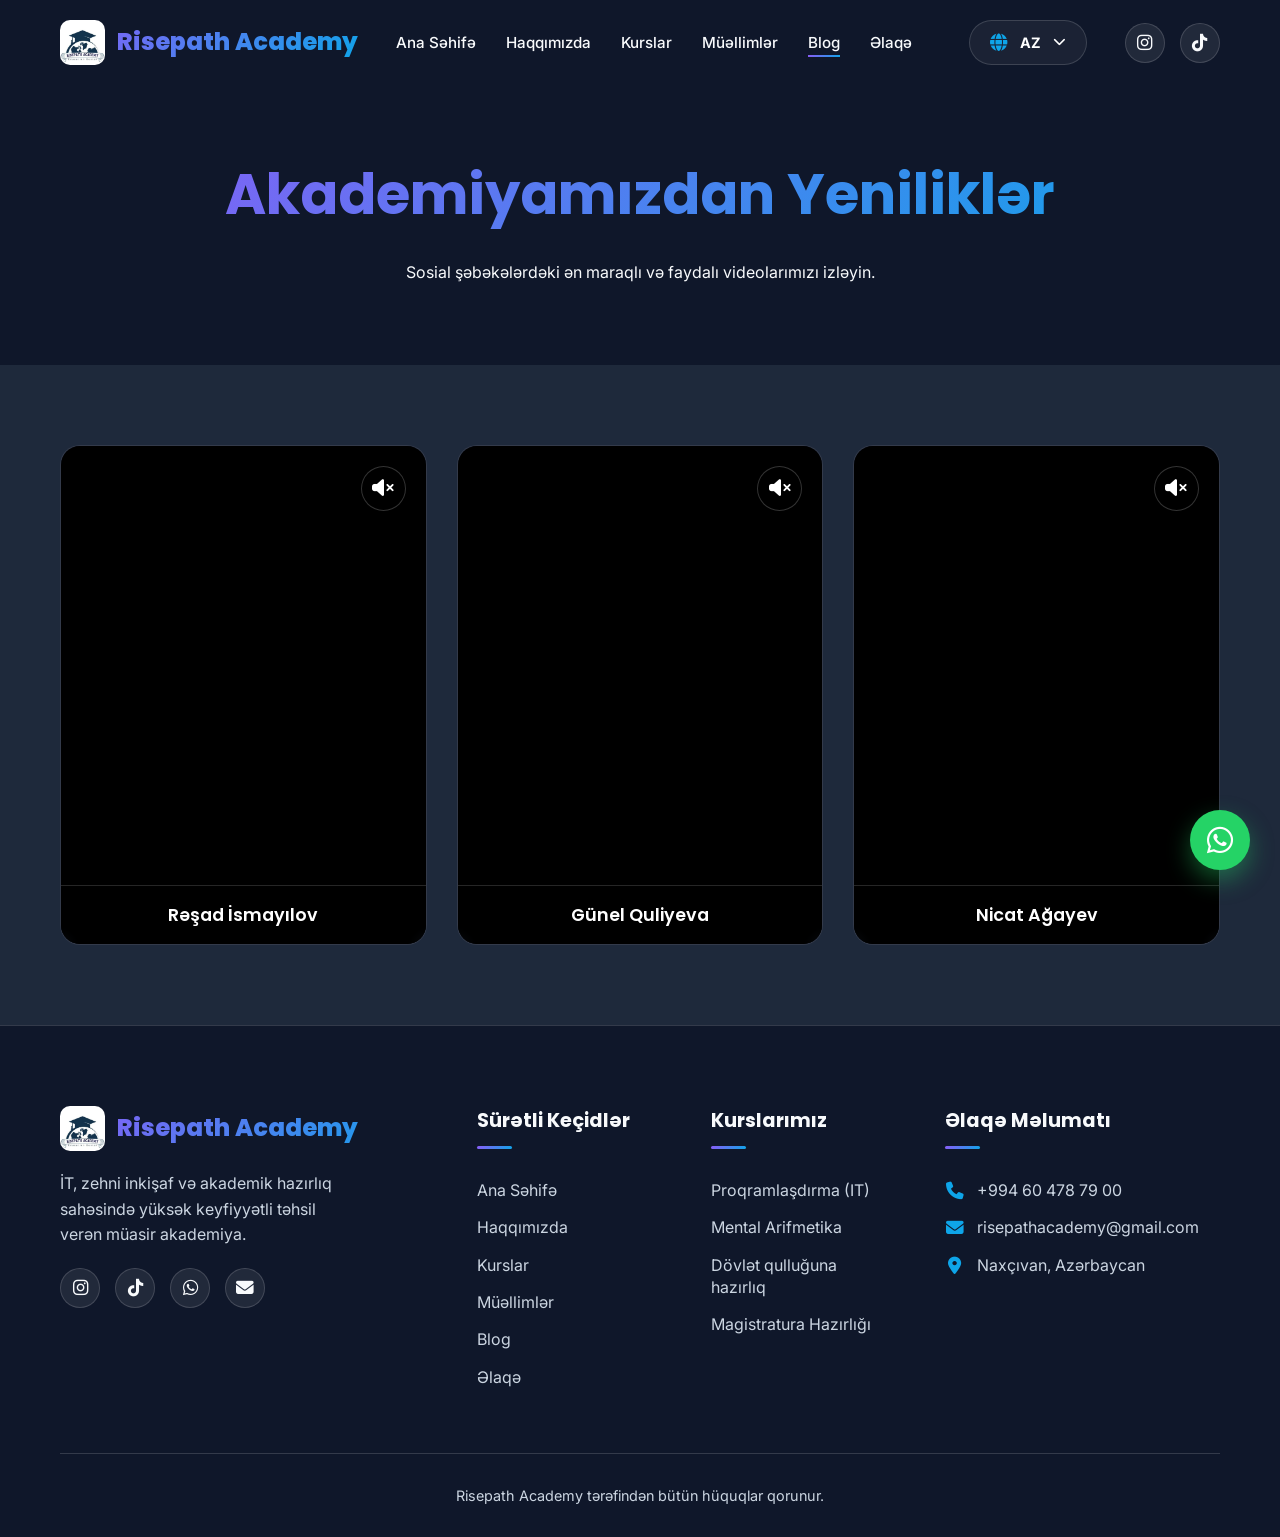
<file: blog.html>
<!DOCTYPE html>
<html lang="az">
<head>
    <meta charset="UTF-8">
    <meta name="viewport" content="width=device-width, initial-scale=1.0">
    <title>Blog | Risepath Academy</title>
    <link rel="stylesheet" href="https://cdnjs.cloudflare.com/ajax/libs/font-awesome/6.4.0/css/all.min.css">
    <link rel="icon" type="image/jpeg" href="ccd.jpeg">
    <link rel="shortcut icon" href="ccd.jpeg" type="image/x-icon">
    <link rel="apple-touch-icon" href="ccd.jpeg">
    <link rel="stylesheet" href="css/style.css">
</head>
<body>

    <!-- Navbar -->
    <nav class="navbar scrolled">
        <div class="container nav-container">
            <a href="index.html" class="logo">
                <div class="logo-img">
                    <img src="ccd.jpeg" alt="Risepath Academy Logo">
                </div>
                Risepath Academy
            </a>
            
            <ul class="nav-links">
                <li><a href="index.html" class="nav-link" data-i18n="home">Home</a></li>
                <li><a href="about.html" class="nav-link" data-i18n="about">About</a></li>
                <li><a href="courses.html" class="nav-link" data-i18n="courses">Courses</a></li>
                <li><a href="teachers.html" class="nav-link" data-i18n="teachers">Teachers</a></li>
                <li><a href="blog.html" class="nav-link active" data-i18n="blog">Blog</a></li>
                <li><a href="contact.html" class="nav-link" data-i18n="contact">Contact</a></li>
            </ul>

            <div class="lang-switcher">
                <div class="lang-custom-select">
                    <i class="fas fa-globe"></i>
                    <span id="selectedLangText">AZ</span>
                    <i class="fas fa-chevron-down"></i>
                </div>
                <div class="lang-dropdown">
                    <div class="lang-option" data-lang="az">AZ</div>
                    <div class="lang-option" data-lang="ru">RU</div>
                    <div class="lang-option" data-lang="en">EN</div>
                </div>
            </div>

            <div class="nav-socials">
                <a href="https://www.instagram.com/risepath_academy?igsh=MTR0bDc3bTNtcHFucg==" target="_blank" class="social-icon"><i class="fab fa-instagram"></i></a>
                <a href="https://www.tiktok.com/@risepath.academy?_r=1&_t=ZS-96FZZbH7ZSy" target="_blank" class="social-icon"><i class="fab fa-tiktok"></i></a>
            </div>

            <div class="menu-toggle">
                <span></span>
                <span></span>
                <span></span>
            </div>
        </div>
    </nav>

    <!-- Page Header -->
    <header class="page-header">
        <div class="container reveal">
            <h1 data-i18n="blog_title">Updates from Our Academy</h1>
            <p data-i18n="blog_subtitle">Watch our most interesting and useful videos from social networks.</p>
        </div>
    </header>

    <!-- Blog Content -->
    <section class="blog-page">
        <div class="container">
            <div class="blog-grid">
                <!-- Video 1 -->
                <div class="blog-card reveal">
                    <div class="mute-btn"><i class="fas fa-volume-mute"></i></div>
                    <div class="video-container">
                        <video src="v1.mp4" autoplay muted loop playsinline></video>
                    </div>
                    <div class="video-info">
                        <h4>Rəşad İsmayılov</h4>
                    </div>
                </div>

                <!-- Video 2 -->
                <div class="blog-card reveal">
                    <div class="mute-btn"><i class="fas fa-volume-mute"></i></div>
                    <div class="video-container">
                        <video src="v2.mp4" autoplay muted loop playsinline></video>
                    </div>
                    <div class="video-info">
                        <h4>Günel Quliyeva</h4>
                    </div>
                </div>

                <!-- Video 3 -->
                <div class="blog-card reveal">
                    <div class="mute-btn"><i class="fas fa-volume-mute"></i></div>
                    <div class="video-container">
                        <video src="v3.mp4" autoplay muted loop playsinline></video>
                    </div>
                    <div class="video-info">
                        <h4>Nicat Ağayev</h4>
                    </div>
                </div>
            </div>
        </div>
    </section>

    <!-- Footer -->
    <footer>
        <div class="container">
            <div class="footer-grid">
                <div class="footer-about">
                    <a href="index.html" class="logo">
                        <div class="logo-img">
                            <img src="ccd.jpeg" alt="Risepath Academy Logo">
                        </div>
                        Risepath Academy
                    </a>
                    <p data-i18n="footer_desc">Modern academy providing high-quality education in IT, mental development, and academic preparation.</p>
                    <div class="nav-socials">
                        <a href="https://www.instagram.com/risepath_academy?igsh=MTR0bDc3bTNtcHFucg==" class="social-icon"><i class="fab fa-instagram"></i></a>
                        <a href="https://www.tiktok.com/@risepath.academy?_r=1&_t=ZS-96FZZbH7ZSy" class="social-icon"><i class="fab fa-tiktok"></i></a>
                        <a href="https://wa.me/994604787900" class="social-icon"><i class="fab fa-whatsapp"></i></a>
                        <a href="mailto:risepathacademy@gmail.com" class="social-icon"><i class="fas fa-envelope"></i></a>
                    </div>
                </div>
                <div class="footer-links">
                    <h4 class="footer-title" data-i18n="quick_links">Quick Links</h4>
                    <ul>
                        <li><a href="index.html" data-i18n="home">Home</a></li>
                        <li><a href="about.html" data-i18n="about">About</a></li>
                        <li><a href="courses.html" data-i18n="courses">Courses</a></li>
                        <li><a href="teachers.html" data-i18n="teachers">Teachers</a></li>
                        <li><a href="blog.html" data-i18n="blog">Blog</a></li>
                        <li><a href="contact.html" data-i18n="contact">Contact</a></li>
                    </ul>
                </div>
                <div class="footer-links">
                    <h4 class="footer-title" data-i18n="our_courses">Our Courses</h4>
                    <ul>
                        <li><a href="courses.html" data-i18n="prog_title">Programming</a></li>
                        <li><a href="courses.html" data-i18n="mental_title">Mental Arithmetic</a></li>
                        <li><a href="courses.html" data-i18n="state_exam_title">State Exam Prep</a></li>
                        <li><a href="courses.html" data-i18n="master_title">Master's Degree</a></li>
                    </ul>
                </div>
                <div class="footer-links">
                    <h4 class="footer-title" data-i18n="contact_info">Contact Info</h4>
                    <ul>
                        <li><i class="fas fa-phone"></i> +994 60 478 79 00</li>
                        <li><i class="fas fa-envelope"></i> risepathacademy@gmail.com</li>
                        <li><i class="fas fa-map-marker-alt"></i> <span data-i18n="baku_az">Naxçıvan, Azərbaycan</span></li>
                    </ul>
                </div>
            </div>
            <div class="footer-bottom">
                <p data-i18n="all_rights">&copy; 2026 Risepath Academy. All rights reserved.</p>
            </div>
        </div>
    </footer>

    <a href="https://wa.me/994604787900" class="whatsapp-float" target="_blank"><i class="fab fa-whatsapp"></i></a>
    <script src="js/translations.js"></script>
    <script src="js/main.js"></script>
</body>
</html>
</file>
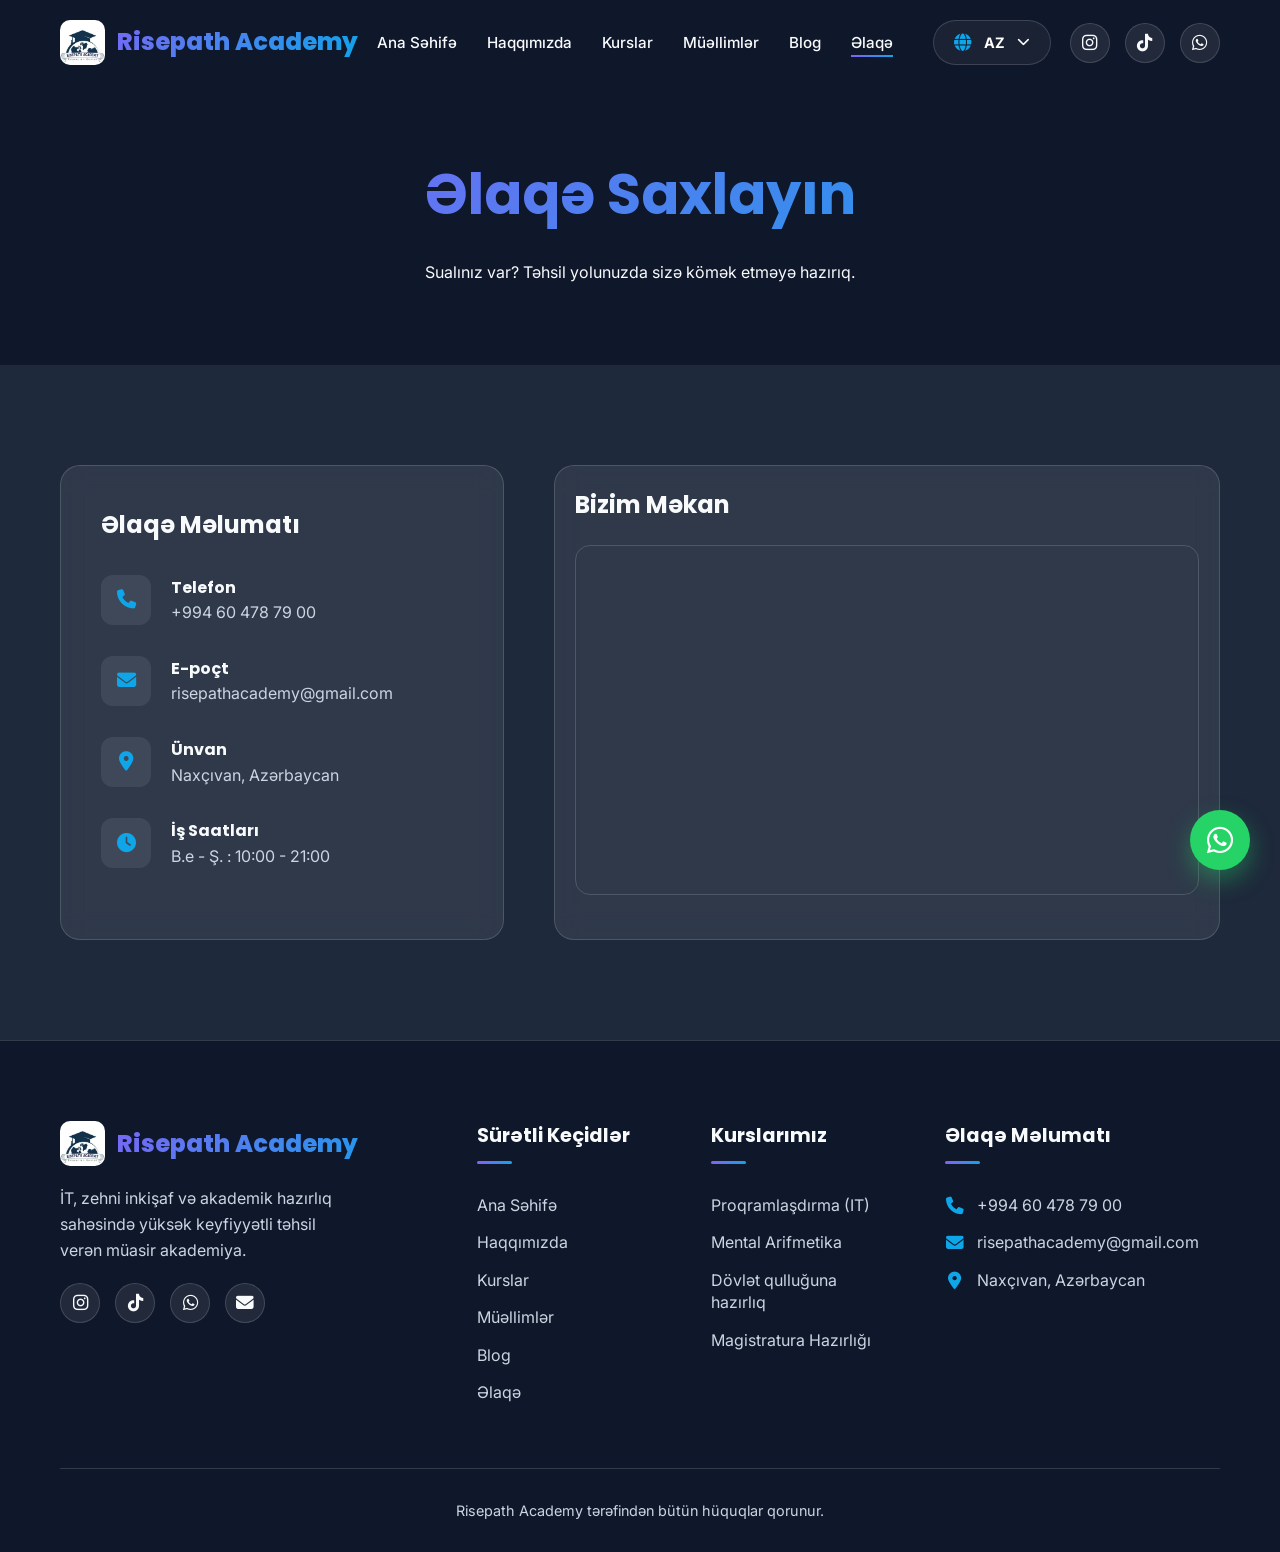
<file: contact.html>
<!DOCTYPE html>
<html lang="az">
<head>
    <meta charset="UTF-8">
    <meta name="viewport" content="width=device-width, initial-scale=1.0">
    <title>Contact Us | Risepath Academy</title>
    <link rel="stylesheet" href="https://cdnjs.cloudflare.com/ajax/libs/font-awesome/6.4.0/css/all.min.css">
    <link rel="icon" type="image/jpeg" href="ccd.jpeg">
    <link rel="shortcut icon" href="ccd.jpeg" type="image/x-icon">
    <link rel="apple-touch-icon" href="ccd.jpeg">
    <link rel="stylesheet" href="css/style.css">
</head>
<body>

    <!-- Navbar -->
    <nav class="navbar scrolled">
        <div class="container nav-container">
            <a href="index.html" class="logo">
                <div class="logo-img">
                    <img src="ccd.jpeg" alt="Risepath Academy Logo">
                </div>
                Risepath Academy
            </a>
            
            <ul class="nav-links">
                <li><a href="index.html" class="nav-link" data-i18n="home">Home</a></li>
                <li><a href="about.html" class="nav-link" data-i18n="about">About</a></li>
                <li><a href="courses.html" class="nav-link" data-i18n="courses">Courses</a></li>
                <li><a href="teachers.html" class="nav-link" data-i18n="teachers">Teachers</a></li>
                <li><a href="blog.html" class="nav-link" data-i18n="blog">Blog</a></li>
                <li><a href="contact.html" class="nav-link active" data-i18n="contact">Contact</a></li>
            </ul>

            <div class="lang-switcher">
                <div class="lang-custom-select">
                    <i class="fas fa-globe"></i>
                    <span id="selectedLangText">AZ</span>
                    <i class="fas fa-chevron-down"></i>
                </div>
                <div class="lang-dropdown">
                    <div class="lang-option" data-lang="az">AZ</div>
                    <div class="lang-option" data-lang="ru">RU</div>
                    <div class="lang-option" data-lang="en">EN</div>
                </div>
            </div>

            <div class="nav-socials">
                <a href="https://www.instagram.com/risepath_academy?igsh=MTR0bDc3bTNtcHFucg==" target="_blank" class="social-icon"><i class="fab fa-instagram"></i></a>
                <a href="https://www.tiktok.com/@risepath.academy?_r=1&_t=ZS-96FZZbH7ZSy" target="_blank" class="social-icon"><i class="fab fa-tiktok"></i></a>
                <a href="https://wa.me/994604787900" class="social-icon"><i class="fab fa-whatsapp"></i></a>
            </div>

            <div class="menu-toggle">
                <span></span>
                <span></span>
                <span></span>
            </div>
        </div>
    </nav>

    <!-- Page Header -->
    <header class="page-header">
        <div class="container reveal">
            <h1 data-i18n="get_in_touch">Get In Touch</h1>
            <p data-i18n="contact_desc">Have questions? We're here to help you on your educational journey.</p>
        </div>
    </header>

    <!-- Contact Content -->
    <section class="contact-section">
        <div class="container">
            <div class="contact-grid">
                <!-- Contact Info -->
                <div class="contact-info-card glass reveal">
                    <h2 data-i18n="contact_info" style="margin-bottom: 30px;">Contact Information</h2>
                    
                    <div class="contact-method">
                        <i class="fas fa-phone"></i>
                        <div>
                            <h4 data-i18n="phone">Phone</h4>
                            <p style="color: var(--text-muted);">+994 60 478 79 00</p>
                        </div>
                    </div>

                    <div class="contact-method">
                        <i class="fas fa-envelope"></i>
                        <div>
                            <h4 data-i18n="email">Email</h4>
                            <p style="color: var(--text-muted);">risepathacademy@gmail.com</p>
                        </div>
                    </div>

                    <div class="contact-method">
                        <i class="fas fa-map-marker-alt"></i>
                        <div>
                            <h4 data-i18n="address">Address</h4>
                            <p style="color: var(--text-muted);" data-i18n="baku_az">Naxçıvan, Azərbaycan</p>
                        </div>
                    </div>

                    <div class="contact-method">
                        <i class="fas fa-clock"></i>
                        <div>
                            <h4 data-i18n="hours_title">Working Hours</h4>
                            <p style="color: var(--text-muted);" data-i18n="working_hours">Mon - Sat: 10:00 - 21:00</p>
                        </div>
                    </div>
                </div>

                <!-- Google Map -->
                <div class="glass reveal" style="padding: 20px;">
                    <h2 data-i18n="location_title" style="margin-bottom: 20px; font-size: 1.5rem;">Our Location</h2>
                    <div style="width: 100%; height: 350px; border-radius: 15px; overflow: hidden; border: 1px solid var(--card-border);">
                        <iframe 
                            src="https://www.google.com/maps/embed?pb=!1m18!1m12!1m3!1d3090.547141398715!2d45.4116!3d39.2089!2m3!1f0!2f0!3f0!3m2!1i1024!2i768!4f13.1!3m3!1m2!1s0x0%3A0x0!2zMznCsDEyJzMyLjAiTiA0NcKwMjQnNDEuOCJF!5e0!3m2!1sen!2saz!4v1715365000000!5m2!1sen!2saz" 
                            width="100%" 
                            height="100%" 
                            style="border:0;" 
                            allowfullscreen="" 
                            loading="lazy" 
                            referrerpolicy="no-referrer-when-downgrade">
                        </iframe>
                    </div>
                </div>
            </div>
        </div>
    </section>

    <!-- Footer -->
    <footer>
        <div class="container">
            <div class="footer-grid">
                <div class="footer-about">
                    <a href="index.html" class="logo">
                        <div class="logo-img">
                            <img src="ccd.jpeg" alt="Risepath Academy Logo">
                        </div>
                        Risepath Academy
                    </a>
                    <p data-i18n="footer_desc">Modern academy providing high-quality education in IT, mental development, and academic preparation.</p>
                    <div class="nav-socials">
                        <a href="https://www.instagram.com/risepath_academy?igsh=MTR0bDc3bTNtcHFucg==" class="social-icon"><i class="fab fa-instagram"></i></a>
                        <a href="https://www.tiktok.com/@risepath.academy?_r=1&_t=ZS-96FZZbH7ZSy" class="social-icon"><i class="fab fa-tiktok"></i></a>
                        <a href="https://wa.me/994604787900" class="social-icon"><i class="fab fa-whatsapp"></i></a>
                        <a href="mailto:risepathacademy@gmail.com" class="social-icon"><i class="fas fa-envelope"></i></a>
                    </div>
                </div>
                
                <div class="footer-links">
                    <h4 class="footer-title" data-i18n="quick_links">Quick Links</h4>
                    <ul>
                        <li><a href="index.html" data-i18n="home">Home</a></li>
                        <li><a href="about.html" data-i18n="about">About</a></li>
                        <li><a href="courses.html" data-i18n="courses">Courses</a></li>
                        <li><a href="teachers.html" data-i18n="teachers">Teachers</a></li>
                        <li><a href="blog.html" data-i18n="blog">Blog</a></li>
                        <li><a href="contact.html" data-i18n="contact">Contact</a></li>
                    </ul>
                </div>

                <div class="footer-links">
                    <h4 class="footer-title" data-i18n="our_courses">Our Courses</h4>
                    <ul>
                        <li><a href="courses.html" data-i18n="prog_title">Programming</a></li>
                        <li><a href="courses.html" data-i18n="mental_title">Mental Arithmetic</a></li>
                        <li><a href="courses.html" data-i18n="state_exam_title">State Exam Prep</a></li>
                        <li><a href="courses.html" data-i18n="master_title">Master's Degree</a></li>
                    </ul>
                </div>

                <div class="footer-links">
                    <h4 class="footer-title" data-i18n="contact_info">Contact Info</h4>
                    <ul>
                        <li><i class="fas fa-phone"></i> +994 60 478 79 00</li>
                        <li><i class="fas fa-envelope"></i> risepathacademy@gmail.com</li>
                        <li><i class="fas fa-map-marker-alt"></i> <span data-i18n="baku_az">Naxçıvan, Azərbaycan</span></li>
                    </ul>
                </div>
            </div>
            
            <div class="footer-bottom">
                <p data-i18n="all_rights">&copy; 2026 Risepath Academy. All rights reserved.</p>
            </div>
        </div>
    </footer>

    <a href="https://wa.me/994604787900" class="whatsapp-float" target="_blank"><i class="fab fa-whatsapp"></i></a>
    <script src="js/translations.js"></script>
    <script src="js/main.js"></script>
</body>
</html>
</file>
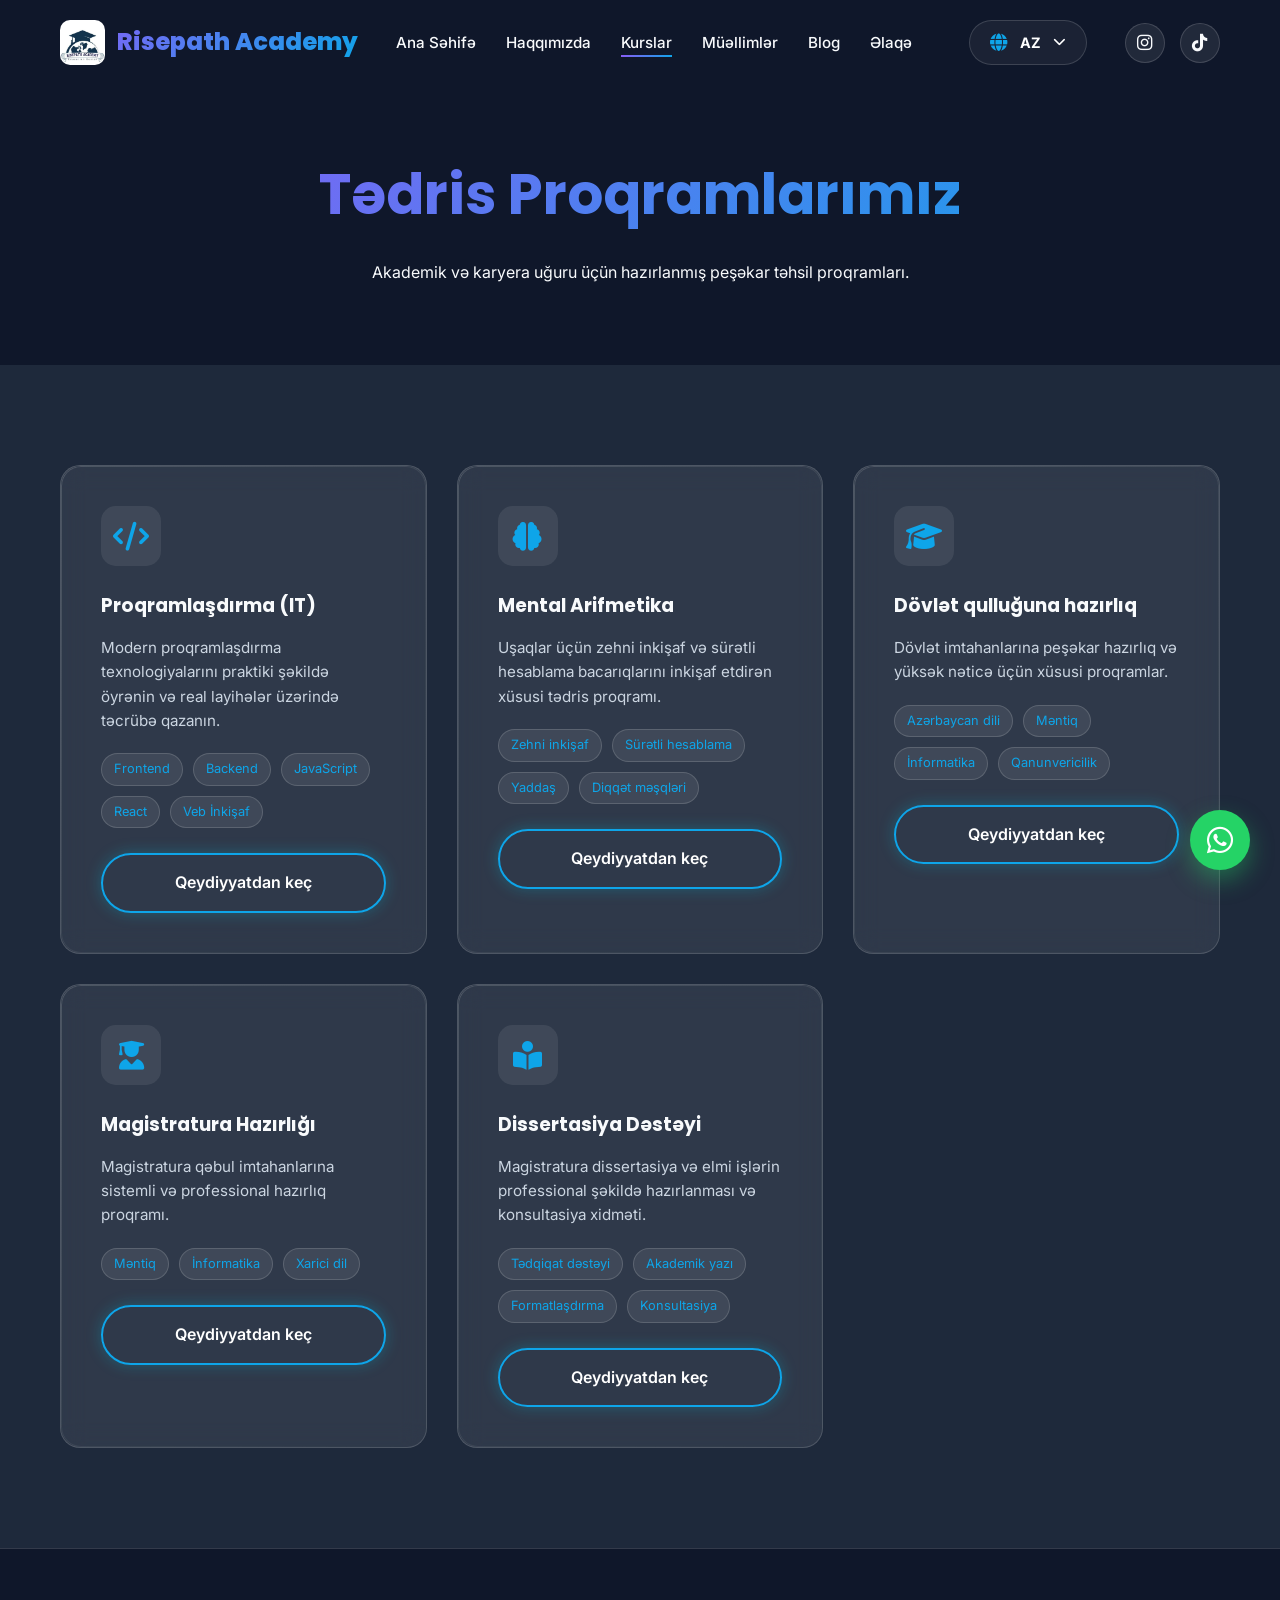
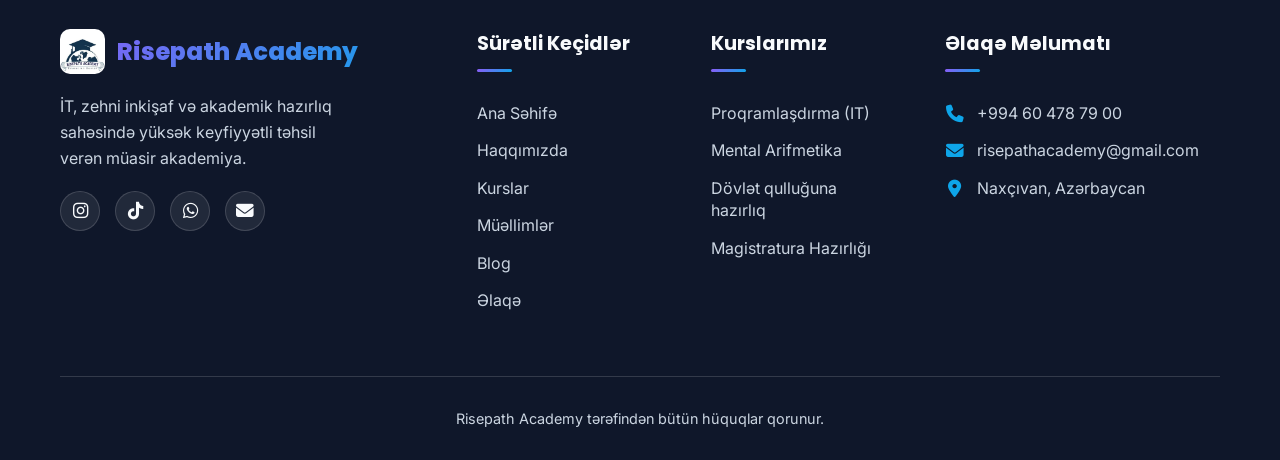
<file: courses.html>
<!DOCTYPE html>
<html lang="az">

<head>
    <meta charset="UTF-8">
    <meta name="viewport" content="width=device-width, initial-scale=1.0">
    <title>Our Courses | Risepath Academy</title>
    <link rel="stylesheet" href="https://cdnjs.cloudflare.com/ajax/libs/font-awesome/6.4.0/css/all.min.css">
    <link rel="icon" type="image/jpeg" href="ccd.jpeg">
    <link rel="shortcut icon" href="ccd.jpeg" type="image/x-icon">
    <link rel="apple-touch-icon" href="ccd.jpeg">
    <link rel="stylesheet" href="css/style.css">
</head>

<body>

    <!-- Navbar -->
    <nav class="navbar scrolled">
        <div class="container nav-container">
            <a href="index.html" class="logo">
                <div class="logo-img">
                    <img src="ccd.jpeg" alt="Risepath Academy Logo">
                </div>
                Risepath Academy
            </a>

            <ul class="nav-links">
                <li><a href="index.html" class="nav-link" data-i18n="home">Home</a></li>
                <li><a href="about.html" class="nav-link" data-i18n="about">About</a></li>
                <li><a href="courses.html" class="nav-link active" data-i18n="courses">Courses</a></li>
                <li><a href="teachers.html" class="nav-link" data-i18n="teachers">Teachers</a></li>
                <li><a href="blog.html" class="nav-link" data-i18n="blog">Blog</a></li>
                <li><a href="contact.html" class="nav-link" data-i18n="contact">Contact</a></li>
            </ul>

            <div class="lang-switcher">
                <div class="lang-custom-select">
                    <i class="fas fa-globe"></i>
                    <span id="selectedLangText">AZ</span>
                    <i class="fas fa-chevron-down"></i>
                </div>
                <div class="lang-dropdown">
                    <div class="lang-option" data-lang="az">AZ</div>
                    <div class="lang-option" data-lang="ru">RU</div>
                    <div class="lang-option" data-lang="en">EN</div>
                </div>
            </div>

            <div class="nav-socials">
                <a href="https://www.instagram.com/risepath_academy?igsh=MTR0bDc3bTNtcHFucg==" target="_blank"
                    class="social-icon"><i class="fab fa-instagram"></i></a>
                <a href="https://www.tiktok.com/@risepath.academy?_r=1&_t=ZS-96FZZbH7ZSy" target="_blank"
                    class="social-icon"><i class="fab fa-tiktok"></i></a>
            </div>

            <div class="menu-toggle">
                <span></span>
                <span></span>
                <span></span>
            </div>
        </div>
    </nav>

    <!-- Page Header -->
    <header class="page-header">
        <div class="container reveal">
            <h1 data-i18n="courses_title">Our Educational Programs</h1>
            <p data-i18n="courses_subtitle">Professional education programs designed for academic and career success.
            </p>
        </div>
    </header>

    <!-- Courses Grid -->
    <section class="courses-page">
        <div class="container">
            <div class="courses-grid">
                <!-- 1. Programming (IT) -->
                <div class="course-card glass reveal">
                    <div class="course-icon">
                        <i class="fas fa-code"></i>
                    </div>
                    <h3 data-i18n="prog_title">Programming (IT)</h3>
                    <p data-i18n="prog_desc">Modern proqramlaşdırma texnologiyalarını praktiki şəkildə öyrənin və real
                        layihələr üzərində təcrübə qazanın.</p>
                    <div class="course-topics">
                        <span class="topic-tag" data-i18n="tag_frontend">Frontend</span>
                        <span class="topic-tag" data-i18n="tag_backend">Backend</span>
                        <span class="topic-tag" data-i18n="tag_js">JavaScript</span>
                        <span class="topic-tag" data-i18n="tag_react">React</span>
                        <span class="topic-tag" data-i18n="tag_web_dev">Web Dev</span>
                    </div>
                    <a href="https://wa.me/994604787900" target="_blank" class="btn btn-outline"
                        style="margin-top: 25px; width: 100%; text-align: center;" data-i18n="register_now">Register
                        Now</a>
                </div>

                <!-- 2. Mental Arithmetic -->
                <div class="course-card glass reveal">
                    <div class="course-icon">
                        <i class="fas fa-brain"></i>
                    </div>
                    <h3 data-i18n="mental_title">Mental Arithmetic</h3>
                    <p data-i18n="mental_desc">Uşaqlar üçün zehni inkişaf və sürətli hesablama bacarıqlarını inkişaf
                        etdirən xüsusi tədris proqramı.</p>
                    <div class="course-topics">
                        <span class="topic-tag" data-i18n="tag_brain_dev">Brain development</span>
                        <span class="topic-tag" data-i18n="tag_fast_calc">Fast calculation</span>
                        <span class="topic-tag" data-i18n="tag_memory">Memory improvement</span>
                        <span class="topic-tag" data-i18n="tag_focus">Focus exercises</span>
                    </div>
                    <a href="https://wa.me/994604787900" target="_blank" class="btn btn-outline"
                        style="margin-top: 25px; width: 100%; text-align: center;" data-i18n="register_now">Register
                        Now</a>
                </div>

                <!-- 3. State Exam Preparation -->
                <div class="course-card glass reveal">
                    <div class="course-icon">
                        <i class="fas fa-graduation-cap"></i>
                    </div>
                    <h3 data-i18n="state_exam_title">State Exam Prep</h3>
                    <p data-i18n="state_exam_desc">Dövlət imtahanlarına peşəkar hazırlıq və yüksək nəticə üçün xüsusi
                        proqramlar.</p>
                    <div class="course-topics">
                        <span class="topic-tag" data-i18n="tag_az_lang">Azərbaycan dili</span>
                        <span class="topic-tag" data-i18n="tag_logic">Məntiq</span>
                        <span class="topic-tag" data-i18n="tag_informatics">İnformatika</span>
                        <span class="topic-tag" data-i18n="tag_law">Qanunvericilik</span>
                    </div>
                    <a href="https://wa.me/994604787900" target="_blank" class="btn btn-outline"
                        style="margin-top: 25px; width: 100%; text-align: center;" data-i18n="register_now">Register
                        Now</a>
                </div>

                <!-- 4. Master’s Degree Exam Preparation -->
                <div class="course-card glass reveal">
                    <div class="course-icon">
                        <i class="fas fa-user-graduate"></i>
                    </div>
                    <h3 data-i18n="master_title">Master's Degree Prep</h3>
                    <p data-i18n="master_desc">Magistratura qəbul imtahanlarına sistemli və professional hazırlıq
                        proqramı.</p>
                    <div class="course-topics">
                        <span class="topic-tag" data-i18n="tag_logic">Məntiq</span>
                        <span class="topic-tag" data-i18n="tag_informatics">İnformatika</span>
                        <span class="topic-tag" data-i18n="tag_foreign_lang">Xarici dil</span>
                    </div>
                    <a href="https://wa.me/994604787900" target="_blank" class="btn btn-outline"
                        style="margin-top: 25px; width: 100%; text-align: center;" data-i18n="register_now">Register
                        Now</a>
                </div>

                <!-- 5. Master’s Thesis & Dissertation Support -->
                <div class="course-card glass reveal">
                    <div class="course-icon">
                        <i class="fas fa-book-reader"></i>
                    </div>
                    <h3 data-i18n="thesis_title">Thesis & Dissertation</h3>
                    <p data-i18n="thesis_desc">Magistratura dissertasiya və elmi işlərin professional şəkildə
                        hazırlanması və konsultasiya xidməti.</p>
                    <div class="course-topics">
                        <span class="topic-tag" data-i18n="tag_research">Research support</span>
                        <span class="topic-tag" data-i18n="tag_acad_writing">Academic writing</span>
                        <span class="topic-tag" data-i18n="tag_formatting">Formatting</span>
                        <span class="topic-tag" data-i18n="tag_consultation">Consultation</span>
                    </div>
                    <a href="https://wa.me/994604787900" target="_blank" class="btn btn-outline"
                        style="margin-top: 25px; width: 100%; text-align: center;" data-i18n="register_now">Register
                        Now</a>
                </div>
            </div>
        </div>
    </section>

    <!-- Footer -->
    <footer>
        <div class="container">
            <div class="footer-grid">
                <div class="footer-about">
                    <a href="index.html" class="logo">
                        <div class="logo-img">
                            <img src="ccd.jpeg" alt="Risepath Academy Logo">
                        </div>
                        Risepath Academy
                    </a>
                    <p data-i18n="footer_desc">Modern academy providing high-quality education in IT, mental
                        development, and academic preparation.</p>
                    <div class="nav-socials">
                        <a href="https://www.instagram.com/risepath_academy?igsh=MTR0bDc3bTNtcHFucg=="
                            class="social-icon"><i class="fab fa-instagram"></i></a>
                        <a href="https://www.tiktok.com/@risepath.academy?_r=1&_t=ZS-96FZZbH7ZSy" class="social-icon"><i
                                class="fab fa-tiktok"></i></a>
                        <a href="https://wa.me/994604787900" class="social-icon"><i class="fab fa-whatsapp"></i></a>
                        <a href="mailto:risepathacademy@gmail.com" class="social-icon"><i
                                class="fas fa-envelope"></i></a>
                    </div>
                </div>
                <div class="footer-links">
                    <h4 class="footer-title" data-i18n="quick_links">Quick Links</h4>
                    <ul>
                        <li><a href="index.html" data-i18n="home">Home</a></li>
                        <li><a href="about.html" data-i18n="about">About</a></li>
                        <li><a href="courses.html" data-i18n="courses">Courses</a></li>
                        <li><a href="teachers.html" data-i18n="teachers">Teachers</a></li>
                        <li><a href="blog.html" data-i18n="blog">Blog</a></li>
                        <li><a href="contact.html" data-i18n="contact">Contact</a></li>
                    </ul>
                </div>
                <div class="footer-links">
                    <h4 class="footer-title" data-i18n="our_courses">Our Courses</h4>
                    <ul>
                        <li><a href="courses.html" data-i18n="prog_title">Programming</a></li>
                        <li><a href="courses.html" data-i18n="mental_title">Mental Arithmetic</a></li>
                        <li><a href="courses.html" data-i18n="state_exam_title">State Exam Prep</a></li>
                        <li><a href="courses.html" data-i18n="master_title">Master's Degree</a></li>
                    </ul>
                </div>
                <div class="footer-links">
                    <h4 class="footer-title" data-i18n="contact_info">Contact Info</h4>
                    <ul>
                        <li><i class="fas fa-phone"></i> +994 60 478 79 00</li>
                        <li><i class="fas fa-envelope"></i> risepathacademy@gmail.com</li>
                        <li><i class="fas fa-map-marker-alt"></i> <span data-i18n="baku_az">Naxçıvan, Azərbaycan</span>
                        </li>
                    </ul>
                </div>
            </div>
            <div class="footer-bottom">
                <p data-i18n="all_rights">&copy; 2026 Risepath Academy. All rights reserved.</p>
            </div>
        </div>
    </footer>

    <a href="https://wa.me/994604787900" class="whatsapp-float" target="_blank"><i class="fab fa-whatsapp"></i></a>
    <script src="js/translations.js"></script>
    <script src="js/main.js"></script>
</body>

</html>
</file>
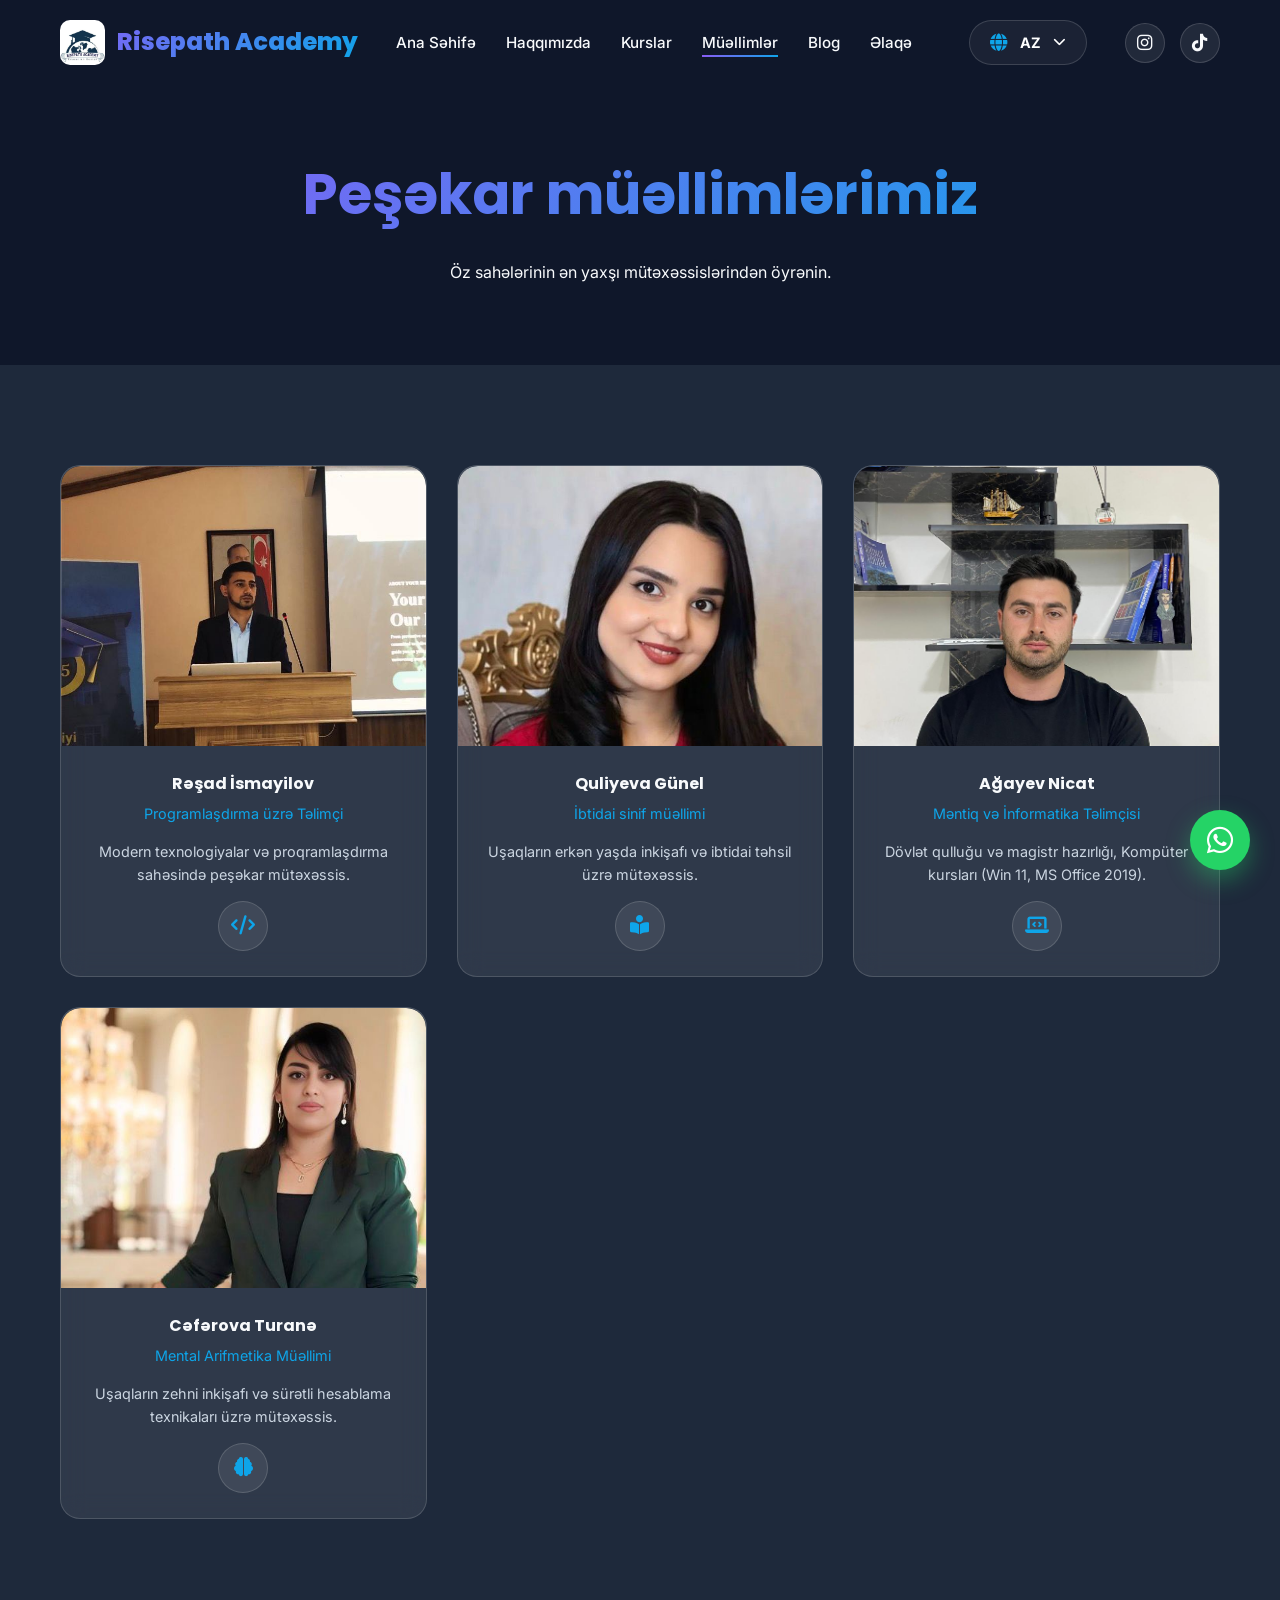
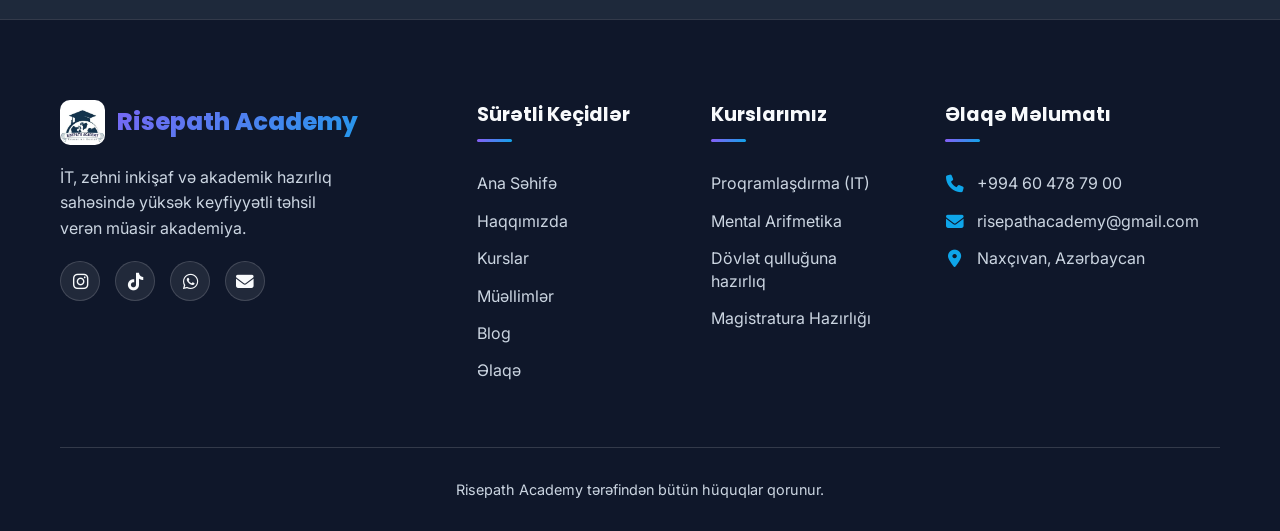
<file: teachers.html>
<!DOCTYPE html>
<html lang="az">
<head>
    <meta charset="UTF-8">
    <meta name="viewport" content="width=device-width, initial-scale=1.0">
    <title>Our Teachers | Risepath Academy</title>
    <link rel="stylesheet" href="https://cdnjs.cloudflare.com/ajax/libs/font-awesome/6.4.0/css/all.min.css">
    <link rel="icon" type="image/jpeg" href="ccd.jpeg">
    <link rel="shortcut icon" href="ccd.jpeg" type="image/x-icon">
    <link rel="apple-touch-icon" href="ccd.jpeg">
    <link rel="stylesheet" href="css/style.css">
</head>
<body>

    <!-- Navbar -->
    <nav class="navbar scrolled">
        <div class="container nav-container">
            <a href="index.html" class="logo">
                <div class="logo-img">
                    <img src="ccd.jpeg" alt="Risepath Academy Logo">
                </div>
                Risepath Academy
            </a>
            
            <ul class="nav-links">
                <li><a href="index.html" class="nav-link" data-i18n="home">Home</a></li>
                <li><a href="about.html" class="nav-link" data-i18n="about">About</a></li>
                <li><a href="courses.html" class="nav-link" data-i18n="courses">Courses</a></li>
                <li><a href="teachers.html" class="nav-link active" data-i18n="teachers">Teachers</a></li>
                <li><a href="blog.html" class="nav-link" data-i18n="blog">Blog</a></li>
                <li><a href="contact.html" class="nav-link" data-i18n="contact">Contact</a></li>
            </ul>

            <div class="lang-switcher">
                <div class="lang-custom-select">
                    <i class="fas fa-globe"></i>
                    <span id="selectedLangText">AZ</span>
                    <i class="fas fa-chevron-down"></i>
                </div>
                <div class="lang-dropdown">
                    <div class="lang-option" data-lang="az">AZ</div>
                    <div class="lang-option" data-lang="ru">RU</div>
                    <div class="lang-option" data-lang="en">EN</div>
                </div>
            </div>

            <div class="nav-socials">
                <a href="https://www.instagram.com/risepath_academy?igsh=MTR0bDc3bTNtcHFucg==" target="_blank" class="social-icon"><i class="fab fa-instagram"></i></a>
                <a href="https://www.tiktok.com/@risepath.academy?_r=1&_t=ZS-96FZZbH7ZSy" target="_blank" class="social-icon"><i class="fab fa-tiktok"></i></a>
            </div>

            <div class="menu-toggle">
                <span></span>
                <span></span>
                <span></span>
            </div>
        </div>
    </nav>

    <!-- Page Header -->
    <header class="page-header">
        <div class="container reveal">
            <h1 data-i18n="teachers_title">Our Expert Mentors</h1>
            <p data-i18n="teachers_subtitle">Learn from professional educators dedicated to your success.</p>
        </div>
    </header>

    <!-- Teachers Grid -->
    <section class="teachers-page">
        <div class="container">
            <div class="teachers-grid">
                <!-- Teacher 1 -->
                <div class="teacher-card glass reveal">
                    <div class="teacher-img">
                        <img src="resad.jpeg" alt="Rəşad İsmayilov">
                    </div>
                    <div class="teacher-info">
                        <h4>Rəşad İsmayilov</h4>
                        <span data-i18n="prog_teacher">Programlaşdırma üzrə Təlimçi</span>
                        <p style="color: var(--text-muted); font-size: 0.9rem; margin-bottom: 15px;" data-i18n="prog_teacher_desc">Modern texnologiyalar və proqramlaşdırma sahəsində peşəkar mütəxəssis.</p>
                        <div class="teacher-subject-icon">
                            <i class="fas fa-code"></i>
                        </div>
                    </div>
                </div>

                <!-- Teacher 2 -->
                <div class="teacher-card glass reveal">
                    <div class="teacher-img">
                        <img src="gn.jpeg" alt="Quliyeva Günel">
                    </div>
                    <div class="teacher-info">
                        <h4>Quliyeva Günel</h4>
                        <span data-i18n="primary_teacher">İbtidai sinif müəllimi</span>
                        <p style="color: var(--text-muted); font-size: 0.9rem; margin-bottom: 15px;" data-i18n="primary_teacher_desc">Uşaqların erkən yaşda inkişafı və ibtidai təhsil üzrə mütəxəssis.</p>
                        <div class="teacher-subject-icon">
                            <i class="fas fa-book-reader"></i>
                        </div>
                    </div>
                </div>

                <!-- Teacher 3 -->
                <div class="teacher-card glass reveal">
                    <div class="teacher-img">
                        <img src="nic.png" alt="Ağayev Nicat">
                    </div>
                    <div class="teacher-info">
                        <h4>Ağayev Nicat</h4>
                        <span data-i18n="logic_teacher">Məntiq və İnformatika Təlimçisi</span>
                        <p style="color: var(--text-muted); font-size: 0.9rem; margin-bottom: 15px;" data-i18n="logic_teacher_desc">Dövlət qulluğu və magistr hazırlığı, Kompüter kursları (Win 11, MS Office 2019).</p>
                        <div class="teacher-subject-icon">
                            <i class="fas fa-laptop-code"></i>
                        </div>
                    </div>
                </div>

                <!-- Teacher 4 -->
                <div class="teacher-card glass reveal">
                    <div class="teacher-img">
                        <img src="bb.jpeg" alt="Cəfərova Turanə">
                    </div>
                    <div class="teacher-info">
                        <h4>Cəfərova Turanə</h4>
                        <span data-i18n="mental_teacher">Mental Arifmetika Müəllimi</span>
                        <p style="color: var(--text-muted); font-size: 0.9rem; margin-bottom: 15px;" data-i18n="mental_teacher_desc">Uşaqların zehni inkişafı və sürətli hesablama texnikaları üzrə mütəxəssis.</p>
                        <div class="teacher-subject-icon">
                            <i class="fas fa-brain"></i>
                        </div>
                    </div>
                </div>
            </div>
        </div>
    </section>

    <!-- Footer -->
    <footer>
        <div class="container">
            <div class="footer-grid">
                <div class="footer-about">
                    <a href="index.html" class="logo">
                        <div class="logo-img">
                            <img src="ccd.jpeg" alt="Risepath Academy Logo">
                        </div>
                        Risepath Academy
                    </a>
                    <p data-i18n="footer_desc">Modern academy providing high-quality education in IT, mental development, and academic preparation.</p>
                    <div class="nav-socials">
                        <a href="https://www.instagram.com/risepath_academy?igsh=MTR0bDc3bTNtcHFucg==" class="social-icon"><i class="fab fa-instagram"></i></a>
                        <a href="https://www.tiktok.com/@risepath.academy?_r=1&_t=ZS-96FZZbH7ZSy" class="social-icon"><i class="fab fa-tiktok"></i></a>
                        <a href="https://wa.me/994604787900" class="social-icon"><i class="fab fa-whatsapp"></i></a>
                        <a href="mailto:risepathacademy@gmail.com" class="social-icon"><i class="fas fa-envelope"></i></a>
                    </div>
                </div>
                <div class="footer-links">
                    <h4 class="footer-title" data-i18n="quick_links">Quick Links</h4>
                    <ul>
                        <li><a href="index.html" data-i18n="home">Home</a></li>
                        <li><a href="about.html" data-i18n="about">About</a></li>
                        <li><a href="courses.html" data-i18n="courses">Courses</a></li>
                        <li><a href="teachers.html" data-i18n="teachers">Teachers</a></li>
                        <li><a href="blog.html" data-i18n="blog">Blog</a></li>
                        <li><a href="contact.html" data-i18n="contact">Contact</a></li>
                    </ul>
                </div>
                <div class="footer-links">
                    <h4 class="footer-title" data-i18n="our_courses">Our Courses</h4>
                    <ul>
                        <li><a href="courses.html" data-i18n="prog_title">Programming</a></li>
                        <li><a href="courses.html" data-i18n="mental_title">Mental Arithmetic</a></li>
                        <li><a href="courses.html" data-i18n="state_exam_title">State Exam Prep</a></li>
                        <li><a href="courses.html" data-i18n="master_title">Master's Degree</a></li>
                    </ul>
                </div>
                <div class="footer-links">
                    <h4 class="footer-title" data-i18n="contact_info">Contact Info</h4>
                    <ul>
                        <li><i class="fas fa-phone"></i> +994 60 478 79 00</li>
                        <li><i class="fas fa-envelope"></i> risepathacademy@gmail.com</li>
                        <li><i class="fas fa-map-marker-alt"></i> <span data-i18n="baku_az">Naxçıvan, Azərbaycan</span></li>
                    </ul>
                </div>
            </div>
            <div class="footer-bottom">
                <p data-i18n="all_rights">&copy; 2026 Risepath Academy. All rights reserved.</p>
            </div>
        </div>
    </footer>

    <a href="https://wa.me/994604787900" class="whatsapp-float" target="_blank"><i class="fab fa-whatsapp"></i></a>
    <script src="js/translations.js"></script>
    <script src="js/main.js"></script>
</body>
</html>
</file>
<file: css/style.css>
/* 
  Risepath Academy - Premium Dark Theme Styles
  Modern Academy UI with Glassmorphism
*/

@import url('https://fonts.googleapis.com/css2?family=Inter:wght@300;400;500;600;700&family=Poppins:wght@300;400;500;600;700;800&display=swap');

:root {
    --primary: #8b5cf6;
    --primary-glow: rgba(139, 92, 246, 0.4);
    --secondary: #0ea5e9;
    --secondary-glow: rgba(14, 165, 233, 0.4);
    --bg-dark: #1e293b;
    --bg-darker: #0f172a;
    --card-bg: rgba(255, 255, 255, 0.08);
    --card-border: rgba(255, 255, 255, 0.15);
    --text: #f8fafc;
    --text-muted: #cbd5e1;
    --glass-bg: rgba(30, 41, 59, 0.75);
    --gradient-primary: linear-gradient(135deg, #8b5cf6 0%, #0ea5e9 100%);
    --font-poppins: 'Poppins', sans-serif;
    --font-inter: 'Inter', sans-serif;
    --transition: all 0.3s cubic-bezier(0.4, 0, 0.2, 1);
}

* {
    margin: 0;
    padding: 0;
    box-sizing: border-box;
    scroll-behavior: smooth;
}

html, body {
    width: 100%;
    max-width: 100vw;
    margin: 0;
    padding: 0;
    overflow-x: hidden;
    position: relative;
}

body {
    background-color: var(--bg-dark);
    color: var(--text);
    font-family: var(--font-inter);
    line-height: 1.6;
}

h1, h2, h3, h4, h5, h6 {
    font-family: var(--font-poppins);
    font-weight: 700;
}

a {
    text-decoration: none;
    color: inherit;
    transition: var(--transition);
}

ul {
    list-style: none;
}

img {
    max-width: 100%;
    display: block;
}

.container {
    width: 100%;
    max-width: 1200px;
    margin: 0 auto;
    padding: 0 20px;
}

section {
    padding: 100px 0;
}

/* Glassmorphism utility */
.glass {
    background: var(--card-bg);
    backdrop-filter: blur(12px);
    -webkit-backdrop-filter: blur(12px);
    border: 1px solid var(--card-border);
    border-radius: 20px;
}

/* Navbar Styles */
.navbar {
    position: fixed;
    top: 0;
    left: 0;
    width: 100%;
    z-index: 1000;
    padding: 20px 0;
    transition: var(--transition);
}

.navbar.scrolled {
    padding: 15px 0;
    background: var(--glass-bg);
    backdrop-filter: blur(15px);
    -webkit-backdrop-filter: blur(15px);
    border-bottom: 1px solid var(--card-border);
}

.nav-container {
    display: flex;
    justify-content: space-between;
    align-items: center;
}

.logo {
    display: flex;
    align-items: center;
    gap: 12px;
    font-size: 1.5rem;
    font-weight: 800;
    font-family: var(--font-poppins);
    background: var(--gradient-primary);
    -webkit-background-clip: text;
    -webkit-text-fill-color: transparent;
}

.logo-img {
    width: 45px;
    height: 45px;
    border-radius: 10px;
    display: flex;
    align-items: center;
    justify-content: center;
    background: white;
    overflow: hidden;
    border: 1px solid rgba(255, 255, 255, 0.2);
    transition: var(--transition);
    padding: 0; /* Şəklin tam dolması üçün paddingi sildim */
}

.logo-img:hover {
    transform: scale(1.05);
}

.logo-img img {
    width: 100%;
    height: 100%;
    object-fit: cover; /* Şəklin konteyneri tam doldurması üçün */
}

.nav-links {
    display: flex;
    gap: 30px;
}

.nav-link {
    font-weight: 500;
    font-size: 0.95rem;
    position: relative;
}

.nav-link:hover {
    color: var(--secondary);
}

.nav-link::after {
    content: '';
    position: absolute;
    bottom: -5px;
    left: 0;
    width: 0;
    height: 2px;
    background: var(--gradient-primary);
    transition: var(--transition);
}

.nav-link:hover::after,
.nav-link.active::after {
    width: 100%;
}

.nav-socials {
    display: flex;
    gap: 15px;
}

.social-icon {
    width: 40px;
    height: 40px;
    display: flex;
    align-items: center;
    justify-content: center;
    border-radius: 50%;
    background: var(--card-bg);
    border: 1px solid var(--card-border);
    font-size: 1.1rem;
}

.social-icon:hover {
    background: var(--gradient-primary);
    transform: translateY(-3px);
    box-shadow: 0 10px 20px rgba(124, 58, 237, 0.3);
}

/* Mobile Menu Toggle */
.menu-toggle {
    display: none;
    flex-direction: column;
    gap: 6px;
    cursor: pointer;
}

.menu-toggle span {
    width: 30px;
    height: 2px;
    background: var(--text);
    transition: var(--transition);
}

/* WhatsApp Floating Button */
.whatsapp-float {
    position: fixed;
    bottom: 30px;
    right: 30px;
    width: 60px;
    height: 60px;
    background: #25d366;
    color: white;
    border-radius: 50%;
    display: flex;
    align-items: center;
    justify-content: center;
    font-size: 30px;
    box-shadow: 0 10px 25px rgba(37, 211, 102, 0.4);
    z-index: 1000;
    animation: pulse-green 2s infinite;
}

@keyframes pulse-green {
    0% { transform: scale(0.95); box-shadow: 0 0 0 0 rgba(37, 211, 102, 0.7); }
    70% { transform: scale(1); box-shadow: 0 0 0 15px rgba(37, 211, 102, 0); }
    100% { transform: scale(0.95); box-shadow: 0 0 0 0 rgba(37, 211, 102, 0); }
}

.whatsapp-float:hover {
    transform: scale(1.1) translateY(-5px);
}

/* Hero Section */
.hero {
    min-height: 100vh;
    display: flex;
    align-items: center;
    padding-top: 120px;
    position: relative;
    overflow: hidden;
}

.hero-content {
    max-width: 600px;
}

.hero-subtitle {
    color: var(--secondary);
    font-weight: 600;
    letter-spacing: 2px;
    text-transform: uppercase;
    margin-bottom: 20px;
    display: block;
}

.hero h1 {
    font-size: 4rem;
    line-height: 1.1;
    margin-bottom: 25px;
    background: linear-gradient(to right, #fff 30%, var(--text-muted) 100%);
    -webkit-background-clip: text;
    -webkit-text-fill-color: transparent;
}

.hero p {
    font-size: 1.1rem;
    color: var(--text-muted);
    margin-bottom: 40px;
    max-width: 500px;
}

.hero-btns {
    display: flex;
    gap: 20px;
}

.btn {
    padding: 15px 35px;
    border-radius: 50px;
    font-weight: 600;
    display: inline-block;
    cursor: pointer;
    border: none;
    position: relative; /* Klikləməni təmin etmək üçün */
    z-index: 5; /* Üst qatda olması üçün */
}

.btn-primary {
    background: var(--gradient-primary);
    color: white;
    box-shadow: 0 10px 25px rgba(124, 58, 237, 0.4);
}

.btn-primary:hover {
    transform: translateY(-3px);
    box-shadow: 0 15px 30px rgba(124, 58, 237, 0.5);
}

.btn-outline {
    background: transparent;
    border: 2px solid var(--secondary); /* Border rəngli və qalın edildi */
    color: white;
    box-shadow: 0 0 15px rgba(6, 182, 212, 0.3); /* Daimi parıltı əlavə edildi */
    transition: var(--transition);
}

.btn-outline:hover {
    background: var(--gradient-primary);
    border-color: transparent;
    box-shadow: 0 10px 25px rgba(124, 58, 237, 0.4);
}

/* Hero Section Background Icons Animation */
.hero-bg-icons {
    position: absolute;
    top: 0;
    left: 0;
    width: 100%;
    height: 100%;
    z-index: -1;
    overflow: hidden;
    opacity: 0.15;
}

.floating-icon {
    position: absolute;
    color: var(--secondary);
    font-size: 2rem;
    animation: float-around 20s infinite linear;
    filter: blur(1px);
}

@keyframes float-around {
    0% { transform: translate(0, 0) rotate(0deg); }
    25% { transform: translate(100px, 100px) rotate(90deg); }
    50% { transform: translate(200px, 0) rotate(180deg); }
    75% { transform: translate(100px, -100px) rotate(270deg); }
    100% { transform: translate(0, 0) rotate(360deg); }
}

/* Floating Shapes & Blobs */
.blob {
    position: absolute;
    width: 500px;
    height: 500px;
    background: var(--primary-glow);
    filter: blur(100px);
    border-radius: 50%;
    z-index: -1;
    animation: move-blob 20s infinite alternate;
}

.blob-1 { top: -100px; right: -100px; background: var(--primary-glow); }
.blob-2 { bottom: -100px; left: -100px; background: var(--secondary-glow); }

@keyframes move-blob {
    0% { transform: translate(0, 0) scale(1); }
    100% { transform: translate(50px, 100px) scale(1.2); }
}

/* Section Headers */
.section-header {
    text-align: center;
    max-width: 700px;
    margin: 0 auto 60px;
}

.section-header h2 {
    font-size: 2.5rem;
    margin-bottom: 20px;
}

.section-header p {
    color: var(--text-muted);
}

/* Course Cards */
.courses-grid {
    display: grid;
    grid-template-columns: repeat(auto-fit, minmax(300px, 1fr));
    gap: 30px;
}

.course-card {
    padding: 40px;
    position: relative;
    overflow: hidden;
    transition: var(--transition);
}

.course-card > * {
    position: relative;
    z-index: 2;
}

.course-card::before {
    content: '';
    position: absolute;
    inset: 0;
    border-radius: 20px;
    padding: 1px;
    background: linear-gradient(135deg, var(--card-border), transparent);
    -webkit-mask: linear-gradient(#fff 0 0) content-box, linear-gradient(#fff 0 0);
    mask: linear-gradient(#fff 0 0) content-box, linear-gradient(#fff 0 0);
    -webkit-mask-composite: xor;
    mask-composite: exclude;
}

.course-card:hover {
    transform: translateY(-10px);
    background: rgba(255, 255, 255, 0.08);
}

.course-card:hover::before {
    background: var(--gradient-primary);
}

.course-icon {
    width: 60px;
    height: 60px;
    background: var(--card-bg);
    border-radius: 15px;
    display: flex;
    align-items: center;
    justify-content: center;
    font-size: 1.8rem;
    color: var(--secondary);
    margin-bottom: 25px;
}

.course-card h3 {
    margin-bottom: 15px;
}

.course-card p {
    color: var(--text-muted);
    font-size: 0.95rem;
    margin-bottom: 20px;
}

.course-topics {
    display: flex;
    flex-wrap: wrap;
    gap: 10px;
}

.topic-tag {
    font-size: 0.8rem;
    padding: 5px 12px;
    background: var(--card-bg);
    border-radius: 20px;
    color: var(--secondary);
    border: 1px solid var(--card-border);
}

/* Blog Section */
.blog {
    padding: 100px 0;
    background: var(--bg-dark);
}

.blog-grid {
    display: grid;
    grid-template-columns: repeat(auto-fit, minmax(350px, 1fr)); /* En böyüdüldü */
    gap: 30px;
}

.blog-card {
    background: var(--bg-darker);
    border-radius: 20px;
    overflow: hidden;
    border: 1px solid var(--card-border);
    transition: var(--transition);
    height: 500px; /* Hündürlük qısaldıldı */
    display: flex;
    flex-direction: column;
    position: relative;
}

.blog-card:hover {
    transform: translateY(-5px);
    box-shadow: 0 15px 35px rgba(124, 58, 237, 0.3);
}

.video-info {
    padding: 15px;
    text-align: center;
    background: rgba(0, 0, 0, 0.7);
    backdrop-filter: blur(5px);
    position: absolute;
    bottom: 0;
    left: 0;
    width: 100%;
    border-top: 1px solid var(--card-border);
}

.video-info h4 {
    margin: 0;
    font-size: 1.1rem;
    color: white;
    font-weight: 600;
}

.mute-btn {
    position: absolute;
    top: 20px;
    right: 20px;
    z-index: 10;
    width: 45px;
    height: 45px;
    background: rgba(0, 0, 0, 0.5);
    backdrop-filter: blur(5px);
    border-radius: 50%;
    display: flex;
    align-items: center;
    justify-content: center;
    color: white;
    cursor: pointer;
    border: 1px solid rgba(255, 255, 255, 0.2);
    transition: var(--transition);
}

.mute-btn:hover {
    background: var(--gradient-primary);
    transform: scale(1.1);
}

.mute-btn i {
    font-size: 1.2rem;
}

.video-container {
    width: 100%;
    height: 100%;
    position: relative;
    background: #000;
    overflow: hidden;
}

.video-container video {
    width: 100%;
    height: 100%;
    object-fit: cover; /* Videonun konteyneri tam doldurması üçün */
    position: absolute;
    top: 0;
    left: 0;
}

.video-container iframe {
    width: 100%;
    height: 160%; 
    border: none;
    position: absolute;
    top: -30%; 
    left: 0;
    transform: scale(1.4); 
    transform-origin: center;
    pointer-events: none; 
}

/* Specific styling for blog page layout */
.blog-page {
    padding: 80px 0;
}

@media (max-width: 768px) {
    .blog-grid {
        grid-template-columns: 1fr;
        max-width: 100%;
        margin: 0 auto;
    }
    
    .blog-card {
        height: 450px;
    }
}

/* Why Choose Us */
.features-grid {
    display: grid;
    grid-template-columns: repeat(auto-fit, minmax(250px, 1fr));
    gap: 30px;
}

.feature-item {
    text-align: center;
    padding: 30px;
}

.feature-item i {
    font-size: 2.5rem;
    background: var(--gradient-primary);
    -webkit-background-clip: text;
    -webkit-text-fill-color: transparent;
    margin-bottom: 20px;
}

/* Statistics */
.stats-section {
    background: var(--bg-darker);
    padding: 80px 0;
}

.stats-grid {
    display: grid;
    grid-template-columns: repeat(auto-fit, minmax(200px, 1fr));
    gap: 40px;
    text-align: center;
}

.stat-item h3 {
    font-size: 3rem;
    margin-bottom: 10px;
    background: var(--gradient-primary);
    -webkit-background-clip: text;
    -webkit-text-fill-color: transparent;
}

/* Teachers Section */
.teachers-grid {
    display: grid;
    grid-template-columns: repeat(auto-fit, minmax(280px, 1fr));
    gap: 30px;
}

.teacher-card {
    overflow: hidden;
    display: flex;
    flex-direction: column;
}

.teacher-img {
    height: 280px; /* Hündürlük azaldıldı */
    background: #1e293b;
    position: relative;
    border-radius: 20px 20px 0 0;
    overflow: hidden;
    display: flex;
    align-items: center;
    justify-content: center;
}

.teacher-img img {
    width: 100%;
    height: 100%;
    object-fit: cover; /* Şəkli tam doldurur */
    object-position: center top; /* Üz hissəsinə fokuslanmaq üçün */
    transition: var(--transition);
}

.teacher-card:hover .teacher-img img {
    transform: scale(1.1);
}

.teacher-info {
    padding: 25px;
    text-align: center; /* Yazıları mərkəzə gətirir */
}

.teacher-subject-icon {
    width: 50px;
    height: 50px;
    background: var(--card-bg);
    border: 1px solid var(--card-border);
    border-radius: 50%;
    display: flex;
    align-items: center;
    justify-content: center;
    margin: 15px auto 0;
    color: var(--secondary);
    font-size: 1.2rem;
    transition: var(--transition);
}

.teacher-card:hover .teacher-subject-icon {
    background: var(--gradient-primary);
    color: white;
    transform: translateY(-5px);
    box-shadow: 0 5px 15px rgba(124, 58, 237, 0.3);
}

.teacher-info h4 {
    margin-bottom: 5px;
}

.teacher-info span {
    color: var(--secondary);
    font-size: 0.9rem;
    display: block;
    margin-bottom: 15px;
}

/* FAQ Accordion */
.faq-container {
    max-width: 800px;
    margin: 0 auto;
}

.faq-item {
    margin-bottom: 15px;
}

.faq-question {
    padding: 20px 25px;
    cursor: pointer;
    display: flex;
    justify-content: space-between;
    align-items: center;
    font-weight: 600;
}

.faq-answer {
    padding: 0 25px;
    max-height: 0;
    overflow: hidden;
    transition: var(--transition);
    color: var(--text-muted);
}

.faq-item.active .faq-answer {
    padding: 0 25px 25px;
    max-height: 200px;
}

.faq-item.active i {
    transform: rotate(180deg);
}

/* Footer */
footer {
    padding: 80px 0 30px;
    background: var(--bg-darker);
    border-top: 1px solid var(--card-border);
}

.footer-grid {
    display: grid;
    grid-template-columns: 2fr 1fr 1fr 1.5fr;
    gap: 50px;
    margin-bottom: 50px;
}

.footer-about p {
    color: var(--text-muted);
    margin: 20px 0;
    line-height: 1.6;
    max-width: 300px;
}

.footer-title {
    font-size: 1.2rem;
    margin-bottom: 30px;
    position: relative;
    padding-bottom: 12px;
}

.footer-title::after {
    content: '';
    position: absolute;
    left: 0;
    bottom: 0;
    width: 35px;
    height: 3px;
    background: var(--gradient-primary);
    border-radius: 2px;
}

.footer-links li {
    margin-bottom: 15px;
    display: flex;
    align-items: flex-start;
    gap: 12px;
    color: var(--text-muted);
    line-height: 1.4;
}

.footer-links li i {
    color: var(--secondary);
    width: 20px;
    text-align: center;
    margin-top: 3px;
    font-size: 1.1rem;
}

.footer-links a {
    color: var(--text-muted);
    transition: var(--transition);
}

.footer-links a:hover {
    color: var(--secondary);
    padding-left: 5px;
}

.footer-bottom {
    padding-top: 30px;
    border-top: 1px solid var(--card-border);
    text-align: center;
    color: var(--text-muted);
    font-size: 0.9rem;
}

/* Animations Classes */
.reveal {
    opacity: 0;
    transform: translateY(30px);
    transition: all 0.8s ease-out;
}

.reveal.active {
    opacity: 1;
    transform: translateY(0);
}

/* Timeline Styles */
.timeline {
    position: relative;
    max-width: 1000px;
    margin: 50px auto;
}

.timeline::after {
    content: '';
    position: absolute;
    width: 2px;
    background: var(--gradient-primary);
    top: 0;
    bottom: 0;
    left: 50%;
    margin-left: -1px;
}

.timeline-item {
    padding: 10px 40px;
    position: relative;
    background: inherit;
    width: 50%;
}

.timeline-item::after {
    content: '';
    position: absolute;
    width: 20px;
    height: 20px;
    right: -10px;
    background-color: var(--bg-dark);
    border: 4px solid var(--secondary);
    top: 15px;
    border-radius: 50%;
    z-index: 1;
}

.left { left: 0; }
.right { left: 50%; }

.right::after { left: -10px; }

.timeline-content {
    padding: 20px 30px;
    background: var(--card-bg);
    position: relative;
    border-radius: 15px;
    border: 1px solid var(--card-border);
}

@media (max-width: 768px) {
    .timeline::after { left: 31px; }
    .timeline-item { width: 100%; padding-left: 70px; padding-right: 25px; }
    .timeline-item::after { left: 21px; }
    .right { left: 0%; }
}

/* Page Header */
.page-header {
    padding: 150px 0 80px;
    background: var(--bg-darker);
    text-align: center;
}

.page-header h1 {
    font-size: 3.5rem;
    margin-bottom: 20px;
    background: var(--gradient-primary);
    -webkit-background-clip: text;
    -webkit-text-fill-color: transparent;
}

/* Contact Form Styles */
.contact-grid {
    display: grid;
    grid-template-columns: 1fr 1.5fr;
    gap: 50px;
}

.contact-info-card {
    padding: 40px;
}

.contact-method {
    display: flex;
    gap: 20px;
    margin-bottom: 30px;
}

.contact-method i {
    width: 50px;
    height: 50px;
    background: var(--card-bg);
    border-radius: 12px;
    display: flex;
    align-items: center;
    justify-content: center;
    color: var(--secondary);
    font-size: 1.2rem;
}

.contact-form-card {
    padding: 40px;
}

.form-group {
    margin-bottom: 20px;
}

.form-group label {
    display: block;
    margin-bottom: 8px;
    font-size: 0.9rem;
    color: var(--text-muted);
}

.form-control {
    width: 100%;
    padding: 12px 20px;
    background: var(--bg-dark);
    border: 1px solid var(--card-border);
    border-radius: 10px;
    color: white;
    font-family: inherit;
    transition: var(--transition);
}

.form-control:focus {
    outline: none;
    border-color: var(--secondary);
    box-shadow: 0 0 10px rgba(6, 182, 212, 0.2);
}

textarea.form-control {
    resize: none;
    height: 150px;
}

.map-placeholder {
    width: 100%;
    height: 400px;
    background: var(--bg-darker);
    border-radius: 20px;
    margin-top: 50px;
    display: flex;
    align-items: center;
    justify-content: center;
    color: var(--text-muted);
    border: 1px solid var(--card-border);
}

@media (max-width: 991px) {
    .contact-grid { grid-template-columns: 1fr; }
}

/* Custom Language Dropdown */
.lang-switcher {
    position: relative;
    margin-left: 20px;
}

.lang-custom-select {
    background: rgba(255, 255, 255, 0.05);
    border: 1.5px solid var(--card-border);
    color: white;
    padding: 10px 20px;
    border-radius: 30px;
    cursor: pointer;
    display: flex;
    align-items: center;
    gap: 12px;
    font-weight: 700;
    font-size: 0.9rem;
    transition: var(--transition);
    min-width: 110px;
    justify-content: space-between;
}

.lang-custom-select:hover, .lang-switcher.active .lang-custom-select {
    border-color: var(--secondary);
    box-shadow: 0 0 15px rgba(6, 182, 212, 0.3);
}

.lang-custom-select i.fa-globe {
    color: var(--secondary);
    font-size: 1.1rem;
}

.lang-custom-select i.fa-chevron-down {
    font-size: 0.8rem;
    transition: var(--transition);
}

.lang-switcher.active .fa-chevron-down {
    transform: rotate(180deg);
}

.lang-dropdown {
    position: absolute;
    top: calc(100% + 10px);
    right: 0;
    width: 150px;
    background: #0f172a;
    border: 1px solid var(--card-border);
    border-radius: 15px;
    overflow: hidden;
    opacity: 0;
    visibility: hidden;
    transform: translateY(-10px);
    transition: var(--transition);
    z-index: 1001;
    box-shadow: 0 10px 30px rgba(0, 0, 0, 0.5);
}

.lang-switcher.active .lang-dropdown {
    opacity: 1;
    visibility: visible;
    transform: translateY(0);
}

.lang-option {
    padding: 15px 20px;
    cursor: pointer;
    display: flex;
    align-items: center;
    justify-content: space-between;
    font-weight: 600;
    transition: var(--transition);
    color: var(--text-muted);
}

.lang-option:hover {
    background: rgba(255, 255, 255, 0.05);
    color: white;
}

.lang-option.selected {
    color: var(--secondary);
}

.lang-option.selected::after {
    content: '';
    width: 8px;
    height: 8px;
    background: var(--secondary);
    border-radius: 50%;
    box-shadow: 0 0 10px var(--secondary);
}

@media (max-width: 991px) {
    .lang-switcher {
        margin: 20px 0;
        justify-content: center;
    }
}

/* Responsive Styles */
@media (max-width: 991px) {
    .navbar {
        padding: 12px 0;
    }

    .logo {
        font-size: 1.1rem;
        gap: 8px;
        max-width: 160px;
        line-height: 1.2;
    }

    .logo-img {
        width: 42px;
        height: 42px;
        flex-shrink: 0;
        border-radius: 8px;
    }

    .nav-container {
        padding: 0 15px;
    }

    .nav-links { 
        position: fixed;
        top: 0;
        right: -280px;
        width: 280px;
        height: 100vh;
        background: var(--bg-darker);
        flex-direction: column;
        align-items: center;
        justify-content: center; /* Center links in menu */
        padding: 40px;
        transition: 0.4s ease-in-out;
        z-index: 999;
        box-shadow: -10px 0 30px rgba(0,0,0,0.5);
    }

    .nav-socials {
        display: none !important; /* Hide socials in mobile */
    }

    .nav-container.mobile-active .nav-links {
        right: 0;
        display: flex;
    }

    .nav-container.mobile-active .nav-socials {
        display: none !important;
    }
    
    .nav-link {
        font-size: 1.3rem;
        margin-bottom: 25px;
    }

    .menu-toggle { 
        display: flex; 
        z-index: 1001;
        margin-left: 10px;
        order: 3;
    }

    .lang-switcher {
        margin: 0 0 0 auto;
        z-index: 1001;
        order: 2;
    }

    .lang-custom-select {
        padding: 8px 12px;
        min-width: 75px;
        font-size: 0.75rem;
        gap: 6px;
    }

    .hero h1 { 
        font-size: 2.5rem; 
        line-height: 1.2;
    }

    .page-header h1 {
        font-size: 2.5rem;
    }
    
    .footer-grid { grid-template-columns: 1fr 1fr; }
}

@media (max-width: 768px) {
    .hero { 
        text-align: center; 
        padding-top: 140px; 
        min-height: auto;
        padding-bottom: 80px;
    }
    
    .hero-content {
        margin: 0 auto;
    }

    .hero h1 {
        font-size: 2.2rem;
    }

    .hero p {
        margin: 0 auto 30px;
    }

    .hero-btns { 
        flex-direction: column;
        gap: 15px;
        align-items: stretch;
        max-width: 300px;
        margin: 0 auto;
    }

    .btn {
        width: 100%;
        text-align: center;
    }

    .section-header h2 { font-size: 1.8rem; }
    .page-header h1 { font-size: 2rem; }
    .footer-grid { grid-template-columns: 1fr; text-align: center; }
    .footer-title::after { left: 50%; transform: translateX(-50%); }
    .footer-links li { justify-content: center; }
    .footer-about p { margin: 20px auto; }

    .course-card {
        padding: 30px 20px;
    }
}

@media (max-width: 480px) {
    .hero h1 {
        font-size: 1.8rem;
    }
    
    .logo-img {
        width: 35px;
        height: 35px;
    }

    .logo {
        font-size: 1rem;
        max-width: 140px;
    }

    .lang-custom-select {
        padding: 6px 10px;
        min-width: 70px;
        font-size: 0.7rem;
    }

    .whatsapp-float {
        bottom: 20px;
        right: 20px;
        width: 50px;
        height: 50px;
        font-size: 25px;
    }

    .courses-grid, .features-grid, .teachers-grid {
        grid-template-columns: 1fr;
    }

    .course-card {
        padding: 25px 15px;
    }

    .section-header h2 {
        font-size: 1.6rem;
    }
}
</file>
